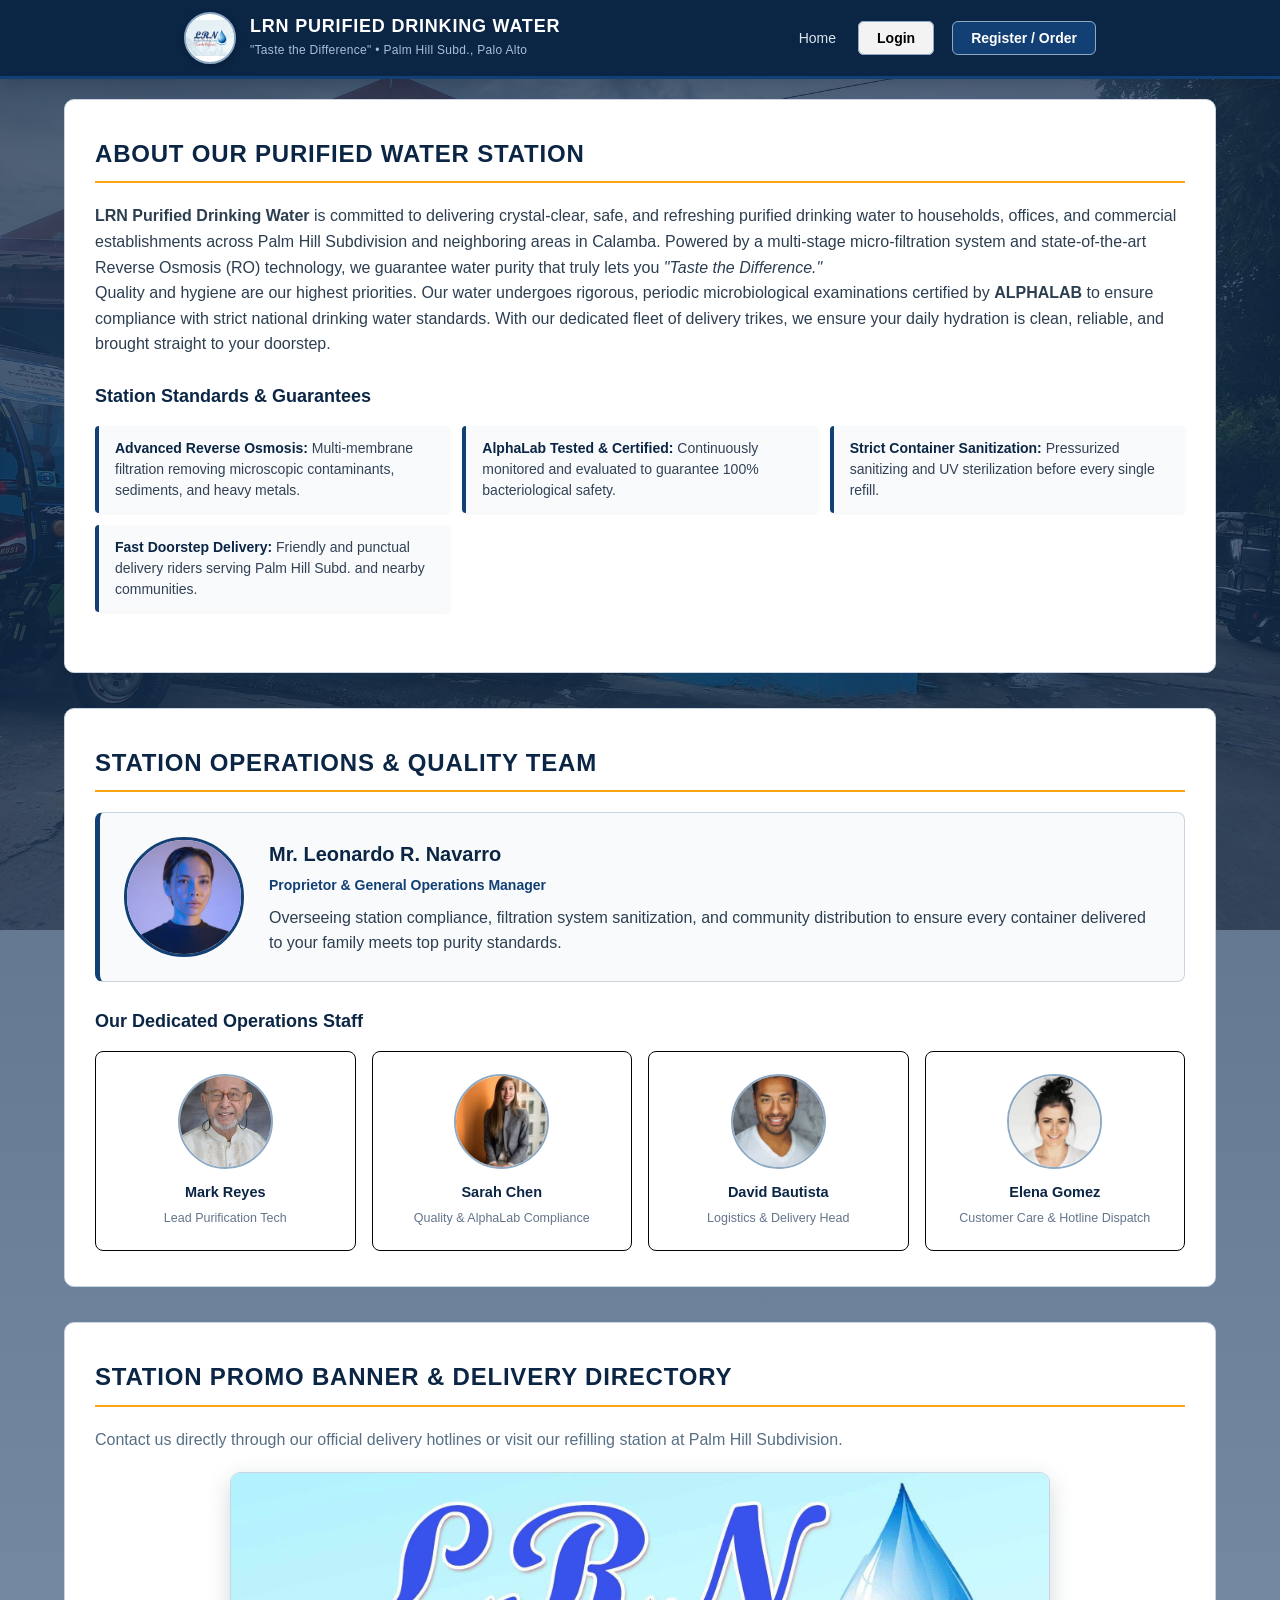
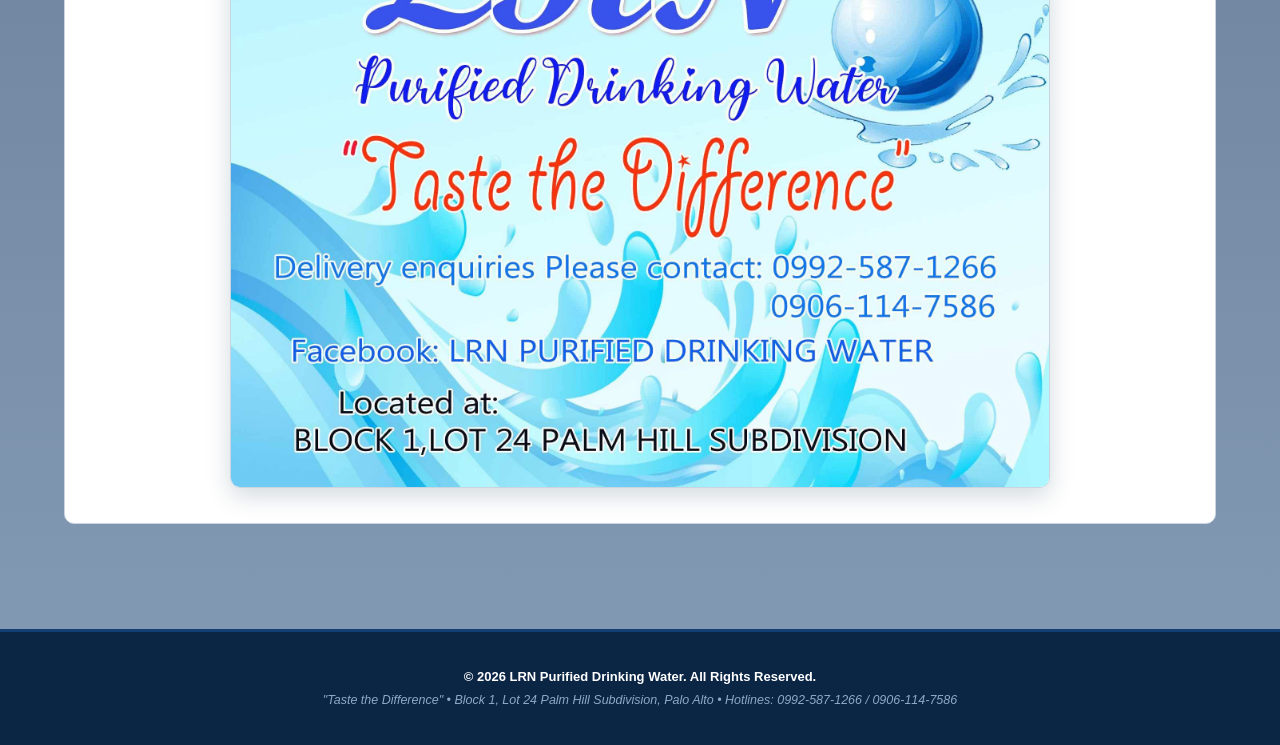
<file: 01_SOURCE_CODE/index.html>
<!DOCTYPE html>
<html lang="en">
<head>
    <meta charset="UTF-8">
    <meta name="viewport" content="width=device-width, initial-scale=1.0">
    <title>Home Page | LRN Purified Drinking Water</title>
    <link rel="stylesheet" href="assets/css/style.css" />
</head>

<body>

    <!-- Header Section -->
    <header>
    <div class="container header-inner">
        <!-- Brand Identity -->
        <a href="index.html" class="brand-section">
            <img src="images/lrn_logo.png" alt="LRN Purified Drinking Water Logo" class="brand-logo">
            <div class="brand-title">
                <h1>LRN PURIFIED DRINKING WATER</h1>
                <p>"Taste the Difference" &bull; Palm Hill Subd., Palo Alto</p>
            </div>
        </a>

        <!-- Navigation Links -->
        <nav>
            <ul>
                <li><a href="index.html" class="active">Home</a></li>
                <li><a href="login.html" class="nav-btn-login">Login</a></li>
                <li><a href="registration.html" class="nav-btn-register">Register / Order</a></li>
            </ul>
        </nav>
    </div>
    </header>

    <!-- Main Content Section -->
    <main class="container">
        
        <!-- About Department Section -> About LRN Water -->
        <section class="index-section-card">
            <h2 class="index-section-title">ABOUT OUR PURIFIED WATER STATION</h2>

            <div class="about-text">
                <p>
                    <strong>LRN Purified Drinking Water</strong> is committed to delivering crystal-clear, safe, and refreshing purified drinking water to households, offices, and commercial establishments across Palm Hill Subdivision and neighboring areas in Calamba. Powered by a multi-stage micro-filtration system and state-of-the-art Reverse Osmosis (RO) technology, we guarantee water purity that truly lets you <em>"Taste the Difference."</em>
                </p>
                <p>
                    Quality and hygiene are our highest priorities. Our water undergoes rigorous, periodic microbiological examinations certified by <strong>ALPHALAB</strong> to ensure compliance with strict national drinking water standards. With our dedicated fleet of delivery trikes, we ensure your daily hydration is clean, reliable, and brought straight to your doorstep.
                </p>
            </div>

            <!-- Features List -->
            <h3 class="subsection-title">Station Standards & Guarantees</h3>
            <ul class="features-list">
                <li>
                    <strong>Advanced Reverse Osmosis:</strong> Multi-membrane filtration removing microscopic contaminants, sediments, and heavy metals.
                </li>
                <li>
                    <strong>AlphaLab Tested & Certified:</strong> Continuously monitored and evaluated to guarantee 100% bacteriological safety.
                </li>
                <li>
                    <strong>Strict Container Sanitization:</strong> Pressurized sanitizing and UV sterilization before every single refill.
                </li>
                <li>
                    <strong>Fast Doorstep Delivery:</strong> Friendly and punctual delivery riders serving Palm Hill Subd. and nearby communities.
                </li>
            </ul>
        </section>

        <!-- Leadership & Operations Section -->
        <section class="index-section-card">
            <h2 class="index-section-title">STATION OPERATIONS & QUALITY TEAM</h2>
            
            <!-- Station Head Card -->
            <div class="dean-card">
                <img src="images/deen_index.jpg" alt="Photo of Station Manager" class="dean-img">
                <div class="dean-info"> 
                    <h3>Mr. Leonardo R. Navarro</h3>
                    <p class="position">Proprietor & General Operations Manager</p>
                    <p>Overseeing station compliance, filtration system sanitization, and community distribution to ensure every container delivered to your family meets top purity standards.</p>
                </div>
            </div>

            <!-- Team Grid (Responsive 4-column) -->
            <h3 class="subsection-title">Our Dedicated Operations Staff</h3>
            <div class="faculty-grid">
                <div class="faculty-card">
                    <img src="images/faculty_member_1_index.jpg" alt="Purification Specialist" class="faculty-img">
                    <h4>Mark Reyes</h4>
                    <p>Lead Purification Tech</p>
                </div>
                <div class="faculty-card">
                    <img src="images/faculty_member_2_index.jpg" alt="Quality Inspector" class="faculty-img">
                    <h4>Sarah Chen</h4>
                    <p>Quality & AlphaLab Compliance</p>
                </div>
                <div class="faculty-card">
                    <img src="images/faculty_member_3_index.jpg" alt="Logistics Lead" class="faculty-img">
                    <h4>David Bautista</h4>
                    <p>Logistics & Delivery Head</p>
                </div>
                <div class="faculty-card">
                    <img src="images/faculty_member_4_index.jpg" alt="Customer Care" class="faculty-img">
                    <h4>Elena Gomez</h4>
                    <p>Customer Care & Hotline Dispatch</p>
                </div>
            </div>
        </section>

        <!-- Official Station Banner & Contact Directory -->
        <section class="index-section-card">
            <h2 class="index-section-title">STATION PROMO BANNER & DELIVERY DIRECTORY</h2>
            <p style="margin-bottom: 20px; color: #576f84;">
                Contact us directly through our official delivery hotlines or visit our refilling station at Palm Hill Subdivision.
            </p>
            
            <div class="banner-container">
                <img 
                    src="images/lrn_tarpaulin.jpg" 
                    alt="LRN Purified Drinking Water Official Banner" 
                    class="tarpaulin-img"
                >
            </div>
        </section>

    </main>

    <!-- Footer -->
    <footer>
        <div class="container footer-compact">
            <p class="footer-copy">&copy; 2026 LRN Purified Drinking Water. All Rights Reserved.</p>
            <p class="footer-motto">"Taste the Difference" &bull; Block 1, Lot 24 Palm Hill Subdivision, Palo Alto &bull; Hotlines: 0992-587-1266 / 0906-114-7586</p>
        </div>
    </footer>

</body>
</html>
</file>
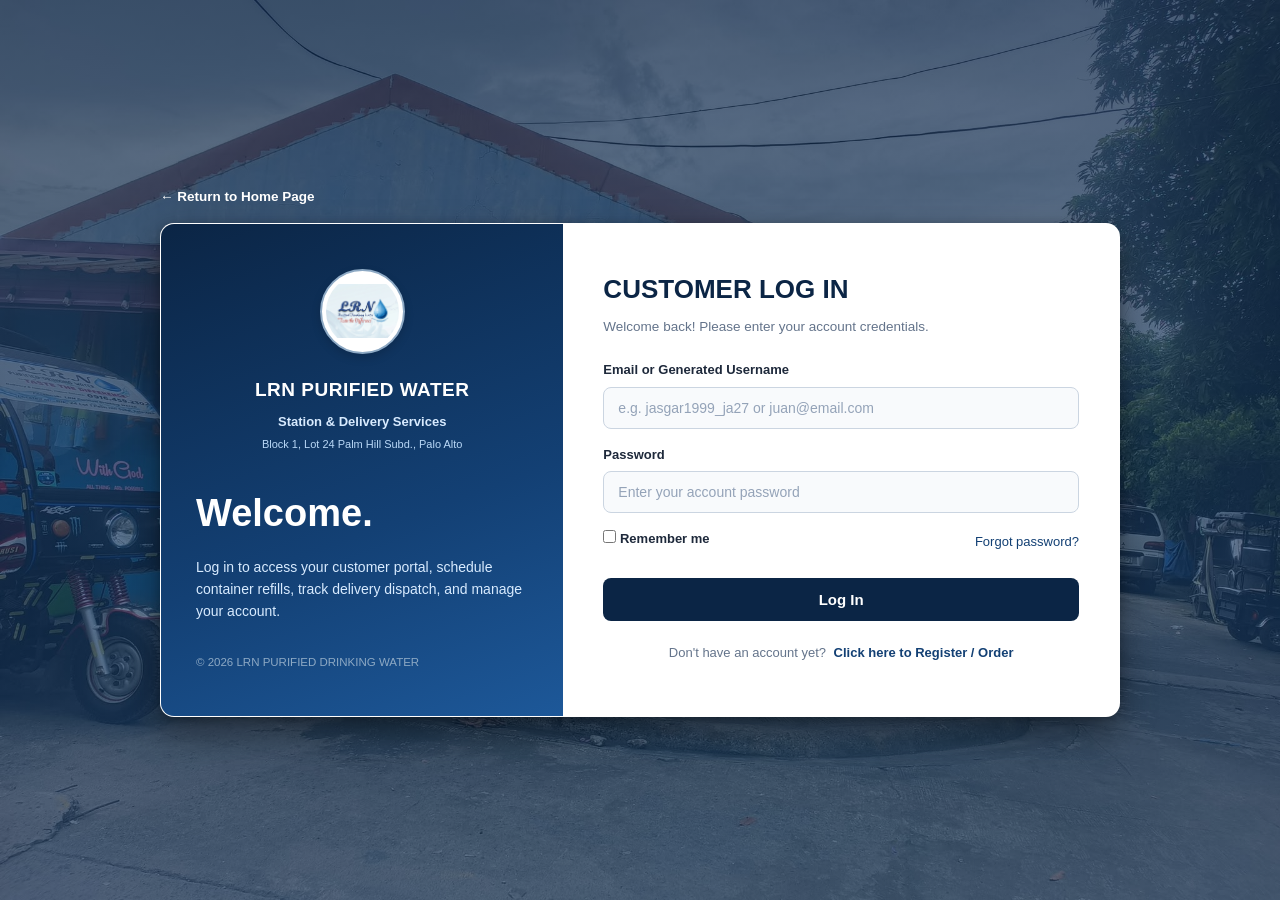
<file: login.html>
<!DOCTYPE html>
<html lang="en">
<head>
    <meta charset="UTF-8">
    <meta name="viewport" content="width=device-width, initial-scale=1.0">
    <title>Customer Login Page | LRN Purified Drinking Water</title>
    <link rel="stylesheet" href="css/style.css">
</head>

<body class="login-body">

  <div class="login-wrapper">
      <!-- Return to Landing Page Link-->
      <div class="top-nav-bar">
          <a href="index.html" class="back-home-link">&#8592; Return to Home Page</a>
      </div>

      <div class="login-card-container">
          <div class="welcome">
              <div class="school-brand">
                  <img src="images/lrn_logo.png" alt="LRN Purified Drinking Water Logo">
                  <div class="school-name">LRN PURIFIED WATER</div>
                  <div class="department">Station & Delivery Services</div>
                  <div class="college">Block 1, Lot 24 Palm Hill Subd., Palo Alto</div>
              </div>

              <div class="welcome-content">
                  <h1>Welcome.</h1>
                  <p>Log in to access your customer portal, schedule container refills, track delivery dispatch, and manage your account.</p>
              </div>

              <div class="welcome-footer">
                  <p>&copy; 2026 LRN PURIFIED DRINKING WATER</p>
              </div>

          </div>

          <!-- FORM SECTION -->
          <div class="form-section">
              <div class="forms">

                 <form id="customerLoginForm" class="login-form" onsubmit="window.location.href='pos.html'; return false;">
                    
                      <h2>CUSTOMER LOG IN</h2>
                      <p class="subtitle">Welcome back! Please enter your account credentials.</p>

                      <!-- 1. Email or Username -->
                      <label for="loginUser">Email or Generated Username</label>
                      <input
                          type="text"
                          id="loginUser"
                          placeholder="e.g. jasgar1999_ja27 or juan@email.com"
                          required
                      >

                      <!-- 2. Password -->
                      <label for="loginPass">Password</label>
                      <input
                          type="password"
                          id="loginPass"
                          placeholder="Enter your account password"
                          required
                      >

                      <!-- 3. Remember Me & Forgot Password -->
                      <div class="login-options">
                          <label class="remember">
                              <input type="checkbox">
                              Remember me
                          </label>
                          <a href="#">Forgot password?</a>
                      </div>

                      <!-- 4. Login Button -->
                      <button class="main-button" type="submit">
                          Log In
                      </button>

                      <!-- 5. Registration Link -->
                      <p class="switch-text">
                          Don't have an account yet?
                          <a href="registration.html" class="switch-link">Click here to Register / Order</a>
                      </p>

                  </form>

              </div>
          </div>

      </div>

  </div>

</body>
</html>
</file>
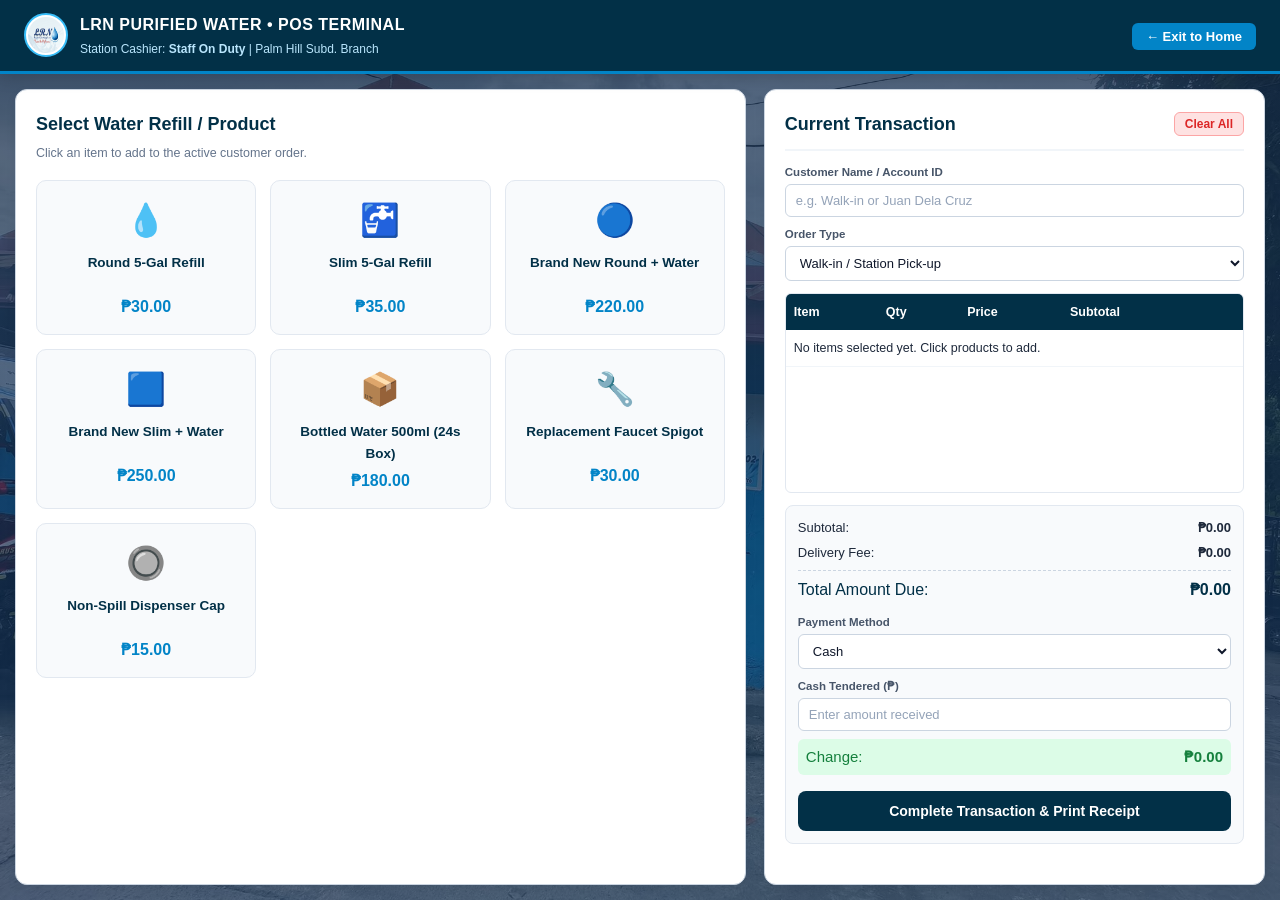
<file: pos.html>
<!DOCTYPE html>
<html lang="en">
<head>
    <meta charset="UTF-8">
    <meta name="viewport" content="width=device-width, initial-scale=1.0">
    <title>Cashier POS Terminal | LRN Purified Drinking Water</title>
    <link rel="stylesheet" href="css/style.css">
    <link rel="stylesheet" href="css/pos.css">
</head>

<body class="pos-body">

    <!-- Top POS Navigation Bar -->
    <header class="pos-header">
        <div class="pos-header-inner">
            <div class="pos-brand">
                <img src="images/lrn_logo.png" alt="LRN Logo" class="pos-logo">
                <div>
                    <h2>LRN PURIFIED WATER &bull; POS TERMINAL</h2>
                    <p>Station Cashier: <strong id="cashierName">Staff On Duty</strong> | Palm Hill Subd. Branch</p>
                </div>
            </div>
            <div class="pos-nav-actions">
                <a href="index.html" class="pos-exit-btn">&larr; Exit to Home</a>
            </div>
        </div>
    </header>

    <!-- Main POS Workspace -->
    <div class="pos-container">
        
        <!-- LEFT: Product Catalog & Item Selector -->
        <div class="pos-catalog">
            <div class="catalog-header">
                <h3>Select Water Refill / Product</h3>
                <span class="catalog-subtitle">Click an item to add to the active customer order.</span>
            </div>

            <!-- Product Grid -->
            <div class="product-grid" id="productGrid">
                <!-- Injected dynamically by pos.js -->
            </div>
        </div>

        <!-- RIGHT: Live Order Cart & Payment Section -->
        <div class="pos-cart-panel">
            <div class="cart-header">
                <h3>Current Transaction</h3>
                <button id="btnClearCart" class="btn-clear-cart">Clear All</button>
            </div>

            <!-- Customer & Transaction Details -->
            <div class="cart-customer-box">
                <div class="form-group-compact">
                    <label for="posCustomerName">Customer Name / Account ID</label>
                    <input type="text" id="posCustomerName" placeholder="e.g. Walk-in or Juan Dela Cruz" required>
                </div>
                <div class="form-group-compact">
                    <label for="posOrderType">Order Type</label>
                    <select id="posOrderType">
                        <option value="Walk-in / Pick-up">Walk-in / Station Pick-up</option>
                        <option value="Home Delivery">Doorstep Delivery (Palm Hill Subd.)</option>
                    </select>
                </div>
            </div>

            <!-- Scrollable Cart Items Table -->
            <div class="cart-items-wrapper">
                <table class="cart-table">
                    <thead>
                        <tr>
                            <th>Item</th>
                            <th>Qty</th>
                            <th>Price</th>
                            <th>Subtotal</th>
                            <th></th>
                        </tr>
                    </thead>
                    <tbody id="cartTableBody">
                        <tr class="empty-cart-row">
                            <td colspan="5">No items selected yet. Click products to add.</td>
                        </tr>
                    </tbody>
                </table>
            </div>

            <!-- Total Calculations & Payment -->
            <div class="cart-summary-box">
                <div class="summary-line">
                    <span>Subtotal:</span>
                    <strong id="dispSubtotal">₱0.00</strong>
                </div>
                <div class="summary-line">
                    <span>Delivery Fee:</span>
                    <strong id="dispDelivery">₱0.00</strong>
                </div>
                <div class="summary-line total-highlight">
                    <span>Total Amount Due:</span>
                    <strong id="dispTotal">₱0.00</strong>
                </div>

                <!-- Payment Handling -->
                <div class="payment-inputs">
                    <div class="form-group-compact">
                        <label for="posPaymentMethod">Payment Method</label>
                        <select id="posPaymentMethod">
                            <option value="Cash">Cash</option>
                            <option value="GCash">GCash Transfer</option>
                        </select>
                    </div>

                    <div class="form-group-compact">
                        <label for="posCashTendered">Cash Tendered (₱)</label>
                        <input type="number" id="posCashTendered" min="0" step="1" placeholder="Enter amount received">
                    </div>

                    <div class="summary-line change-highlight">
                        <span>Change:</span>
                        <strong id="dispChange">₱0.00</strong>
                    </div>
                </div>

                <!-- Action Button -->
                <button id="btnProcessPayment" class="btn-process-payment" disabled>
                    Complete Transaction &amp; Print Receipt
                </button>
            </div>

        </div>

    </div>

    <!-- Printable Receipt Modal -->
    <div id="receiptModal" class="receipt-modal-backdrop" style="display: none;">
        <div class="receipt-modal-content">
            <div class="receipt-paper" id="printableReceipt">
                <div class="receipt-header">
                    <h4>LRN PURIFIED DRINKING WATER</h4>
                    <p class="receipt-sub">"Taste the Difference"</p>
                    <p>Block 1, Lot 24 Palm Hill Subd., Palo Alto</p>
                    <p>Hotlines: 0992-587-1266 / 0906-114-7586</p>
                    <div class="receipt-divider">--------------------------------</div>
                </div>
                <div class="receipt-body">
                    <p><strong>Receipt #:</strong> <span id="recNo"></span></p>
                    <p><strong>Date/Time:</strong> <span id="recDate"></span></p>
                    <p><strong>Customer:</strong> <span id="recCustomer"></span></p>
                    <p><strong>Order Type:</strong> <span id="recOrderType"></span></p>
                    <div class="receipt-divider">--------------------------------</div>
                    
                    <div id="recItemsList"></div>

                    <div class="receipt-divider">--------------------------------</div>
                    <div class="receipt-row"><span>Subtotal:</span><strong id="recSubtotal"></strong></div>
                    <div class="receipt-row"><span>Delivery:</span><strong id="recDelivery"></strong></div>
                    <div class="receipt-row total-row"><span>TOTAL DUE:</span><strong id="recTotal"></strong></div>
                    <div class="receipt-row"><span>Payment (<span id="recPayMode"></span>):</span><strong id="recPaid"></strong></div>
                    <div class="receipt-row"><span>Change:</span><strong id="recChange"></strong></div>
                    <div class="receipt-divider">--------------------------------</div>
                </div>
                <div class="receipt-footer">
                    <p>Thank you for choosing LRN Water!</p>
                    <p>Micro-filtered &amp; AlphaLab Certified Safe</p>
                </div>
            </div>

            <div class="receipt-actions">
                <button onclick="window.print()" class="btn-receipt-print">Print Receipt</button>
                <button id="btnCloseReceipt" class="btn-receipt-close">New Transaction</button>
            </div>
        </div>
    </div>

    <!-- Scripts -->
    <script src="js/pos.js"></script>
</body>
</html>
</file>
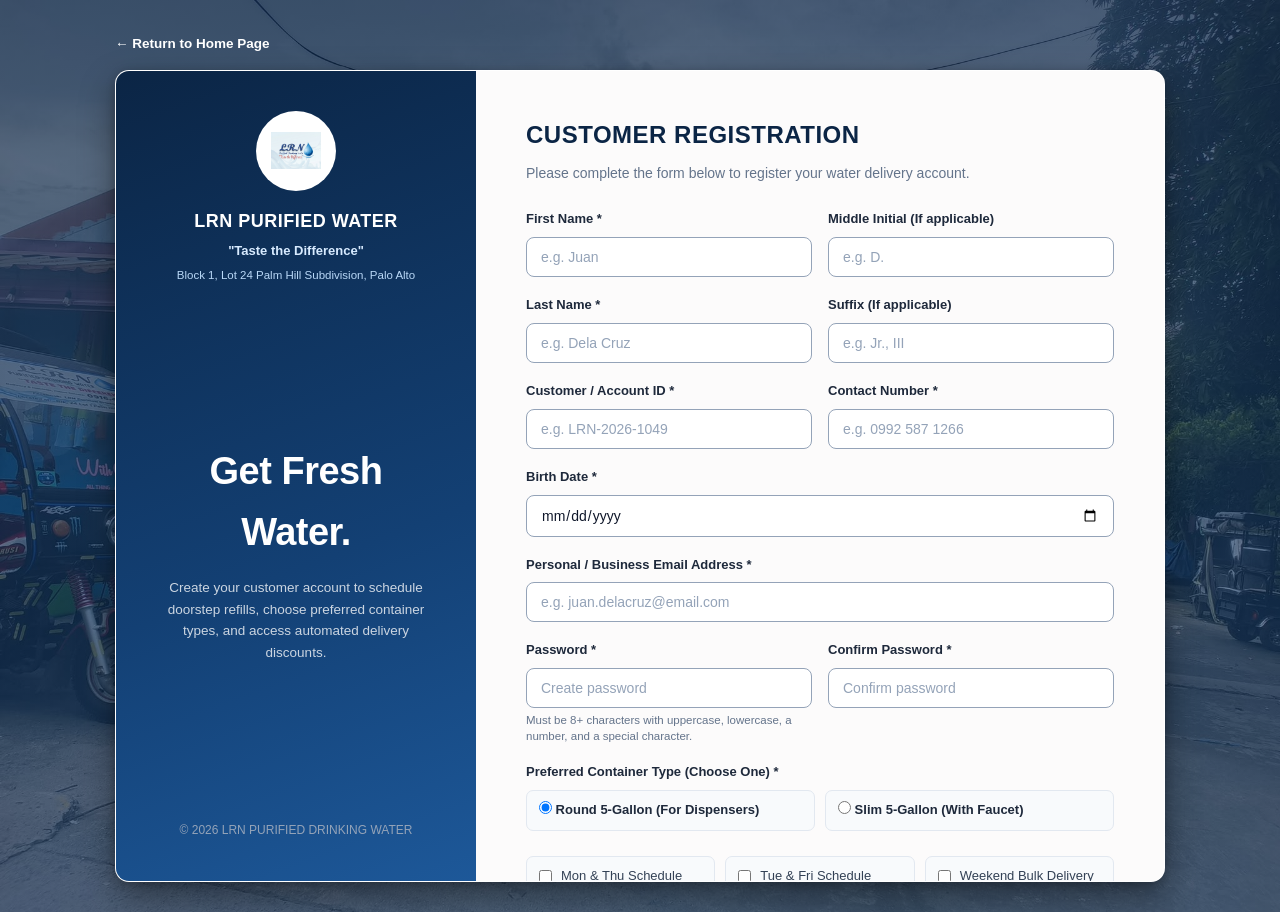
<file: register.html>
<!DOCTYPE html>
<html lang="en">
<head>
    <meta charset="UTF-8">
    <meta name="viewport" content="width=device-width, initial-scale=1.0">
    <title>Customer Registration Page | LRN Purified Drinking Water</title>
    <link rel="stylesheet" href="css/style.css">
</head>

<body class="register-body">

    <div class="register-wrapper">
        <!-- Top Return Navigation -->
        <div class="top-home-nav">
            <a href="index.html" class="back-home-link">&larr; Return to Home Page</a>
        </div>

        <!-- Split Auth Card Container -->
        <div class="auth-card register-layout">
            
            <!-- Left Sidebar -->
            <div class="left-sidebar">
                <div class="sidebar-brand">
                    <div class="brand-logo-circle">
                        <img src="images/lrn_logo.png" alt="LRN Purified Drinking Water Logo">
                    </div>
                    <h2>LRN PURIFIED WATER</h2>
                    <h3>"Taste the Difference"</h3>
                    <p class="college-subtext">Block 1, Lot 24 Palm Hill Subdivision, Palo Alto</p>
                </div>

                <div class="sidebar-banner">
                    <h1>Get Fresh Water.</h1>
                    <p>Create your customer account to schedule doorstep refills, choose preferred container types, and access automated delivery discounts.</p>
                </div>

                <div class="sidebar-footer">
                    <p>&copy; 2026 LRN PURIFIED DRINKING WATER</p>
                </div>
            </div>

            <!-- Right Sidebar (Registration Form) -->
            <div class="right-sidebar-form-panel">
                <div class="right-sidebar-form-header">
                    <h2 class="right-sidebar-title">CUSTOMER REGISTRATION</h2>
                    <p class="right-sidebar-subtitle">Please complete the form below to register your water delivery account.</p>
                </div>

                <form id="registrationForm" action="registration-process.php" method="POST">
                    
                    <!-- 1. Name Inputs: First Name & Middle Initial -->
                    <div class="form-row">
                        <div class="form-group">
                            <label for="firstName">First Name *</label>
                            <input type="text" id="firstName" name="firstName" placeholder="e.g. Juan" required>
                        </div>
                        <div class="form-group">
                            <label for="middleInitial">Middle Initial (If applicable)</label>
                            <input type="text" id="middleInitial" name="middleInitial" maxlength="4" placeholder="e.g. D.">
                        </div>
                    </div>

                    <!-- 2. Name Inputs: Last Name & Suffix -->
                    <div class="form-row">
                        <div class="form-group">
                            <label for="lastName">Last Name *</label>
                            <input type="text" id="lastName" name="lastName" placeholder="e.g. Dela Cruz" required>
                        </div>
                        <div class="form-group">
                            <label for="suffix">Suffix (If applicable)</label>
                            <input type="text" id="suffix" name="suffix" placeholder="e.g. Jr., III">
                        </div>
                    </div>

                    <!-- 3. Customer ID & Contact Number -->
                    <div class="form-row">
                        <div class="form-group">
                            <label for="customerId">Customer / Account ID *</label>
                            <input type="text" id="customerId" name="customerId" placeholder="e.g. LRN-2026-1049" required>
                        </div>
                        <div class="form-group">
                            <label for="contactNumber">Contact Number *</label>
                            <input type="tel" id="contactNumber" name="contactNumber" placeholder="e.g. 0992 587 1266" required>
                        </div>
                    </div>

                    <!-- 4. Date Input: Birth Date with Age Verification -->
                    <div class="form-group">
                        <label for="birthDate">Birth Date *</label>
                        <input type="date" id="birthDate" name="birthDate" required>
                        <!-- Age verification status indicator -->
                        <div id="ageFeedback" class="age-feedback"></div>
                    </div>

                    <!-- 5. Email Input -->
                    <div class="form-group">
                        <label for="email">Personal / Business Email Address *</label>
                        <input type="email" id="email" name="email" placeholder="e.g. juan.delacruz@email.com" required>
                    </div>

                    <!-- 6. Password Inputs with Strength System -->
                    <div class="form-row">
                        <div class="form-group">
                            <label for="password">Password *</label>
                            <input type="password" id="password" name="password" placeholder="Create password" required>
                            
                            <!-- Password Strength Meter Bar & Label -->
                            <div id="passwordStrengthContainer" class="password-strength-container" style="display: none;">
                                <div class="strength-bar-track">
                                    <div id="strengthBar" class="strength-bar"></div>
                                </div>
                                <span id="strengthText" class="strength-text"></span>
                            </div>
                            <p class="password-hint">Must be 8+ characters with uppercase, lowercase, a number, and a special character.</p>
                        </div>

                        <div class="form-group">
                            <label for="confirmPassword">Confirm Password *</label>
                            <input type="password" id="confirmPassword" name="confirmPassword" placeholder="Confirm password" required>
                        </div>
                    </div>

                    <!-- 7. Radio Buttons: Preferred Container Type -->
                    <div class="form-group">
                        <label>Preferred Container Type (Choose One) *</label>
                        <div class="option-list">
                            <label class="option-item">
                                <input type="radio" name="containerType" value="Round 5-Gallon (Water Dispenser)" checked>
                                Round 5-Gallon (For Dispensers)
                            </label>
                            <label class="option-item">
                                <input type="radio" name="containerType" value="Slim 5-Gallon (With Faucet)">
                                Slim 5-Gallon (With Faucet)
                            </label>
                        </div>
                    </div>

                    <!-- 8. Checkboxes: Delivery Schedule -->
                    <div class="option-grid">
                        <label class="option-item"><input type="checkbox" name="deliverySchedule[]" value="Monday & Thursday"> Mon & Thu Schedule</label>
                        <label class="option-item"><input type="checkbox" name="deliverySchedule[]" value="Tuesday & Friday"> Tue & Fri Schedule</label>
                        <label class="option-item"><input type="checkbox" name="deliverySchedule[]" value="Weekend Bulk"> Weekend Bulk Delivery</label>
                        <label class="option-item"><input type="checkbox" name="deliverySchedule[]" value="On-Call / As Needed"> On-Call / Station Pick-up</label>
                    </div>

                    <!-- 9. Dropdown: Customer Account Type -->
                    <div class="form-group">
                        <label for="customerType">Customer Classification *</label>
                        <select id="customerType" name="customerType" required>
                            <option value="" disabled selected>-- Select Customer Type --</option>
                            <option value="Residential (Single Household)">Residential (Single Household)</option>
                            <option value="Commercial (Office / Workplace)">Commercial (Office / Workplace)</option>
                            <option value="Retail Reseller (Sari-Sari Store)">Retail Reseller (Sari-Sari Store)</option>
                            <option value="Institutional (School / Clinic)">Institutional (School / Clinic)</option>
                        </select>
                    </div>
                    <!-- 10. Textarea: Delivery Address & Landmarks -->
                    <div class="form-group">
                        <label for="address">Complete Delivery Address & Landmark Notes *</label>
                        <textarea id="address" name="address" rows="3" placeholder="Enter Block, Lot, Street, Subdivision, and landmark notes for the rider..." required></textarea>
                    </div>

                    <!-- Terms Agreement -->
                    <div class="form-group terms-box">
                        <label class="checkbox-label">
                            <input type="checkbox" id="terms" name="terms" required>
                            <span>I agree to the LRN water delivery terms, container sanitization guidelines, and swap policy. *</span>
                        </label>
                    </div>

                    <!-- Action Buttons -->
                    <div class="button-row">
                        <button type="submit" class="btn btn-auth-submit">Register Account</button>
                        <button type="reset" id="btnReset" class="btn btn-auth-reset">Clear Form</button>
                    </div>

                    <!-- Bottom Switch to Login -->
                    <div class="right-sidebar-footer-link">
                        Already have an account? <a href="login.html"><strong>Click here to Log In</strong></a>
                    </div>
                </form>

                <!-- Summary Card -->
                <div id="summaryCard" class="summary-card" style="display: none;">
                    <h3>Registration Summary</h3>
                    <p class="summary-subtext">The following customer details were recorded by the dispatch portal:</p>
                    <div id="summaryContent"></div>
                </div>
            </div>

        </div>
    </div>

    <!-- JS Script -->
    <script src="js/register.js"></script>
</body>
</html>
</file>
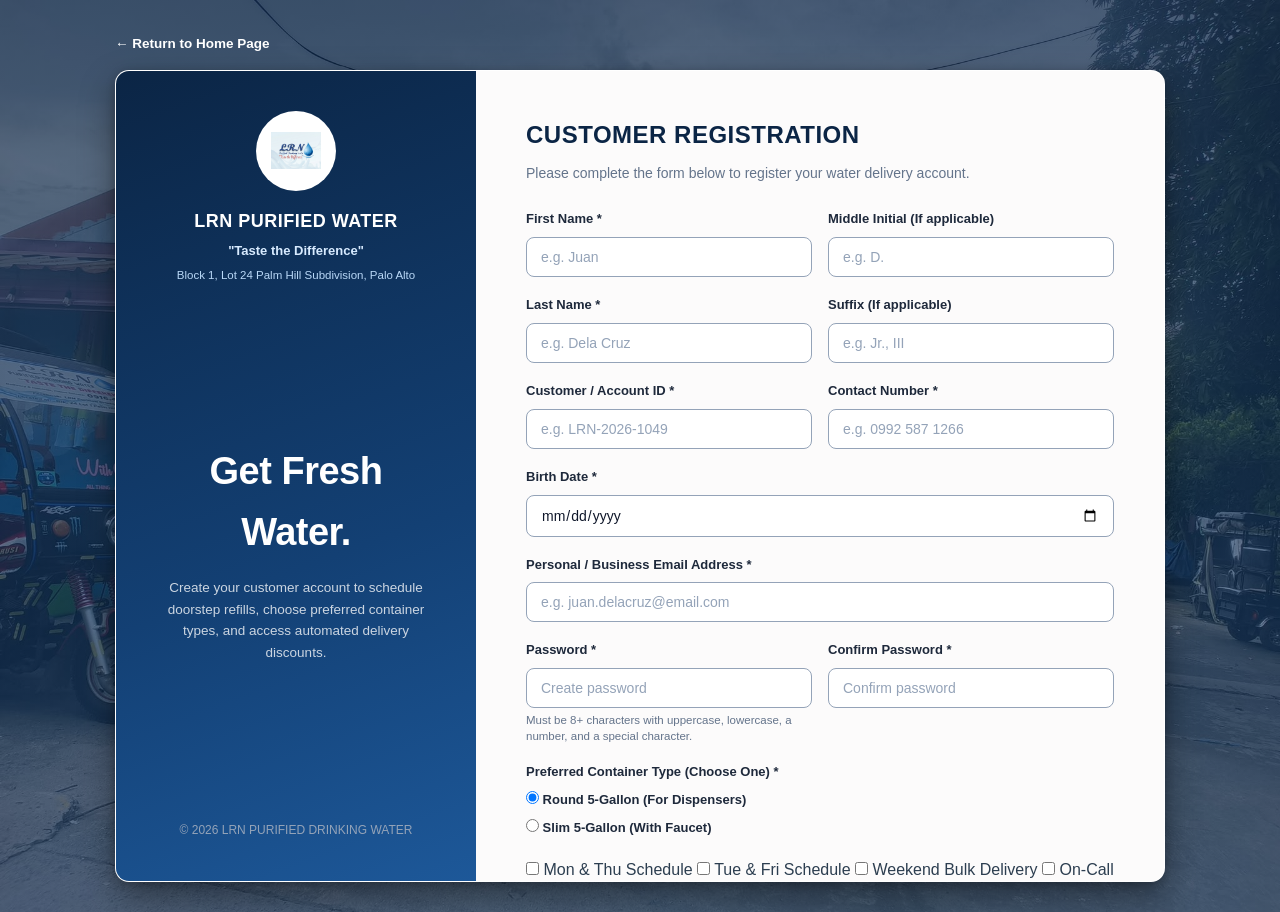
<file: 01_SOURCE_CODE/registration.html>
<!DOCTYPE html>
<html lang="en">
<head>
    <meta charset="UTF-8">
    <meta name="viewport" content="width=device-width, initial-scale=1.0">
    <title>Customer Registration Page | LRN Purified Drinking Water</title>
    <link rel="stylesheet" href="assets/css/style.css">
</head>

<body class="register-body">

    <div class="register-wrapper">
        <!-- Top Return Navigation -->
        <div class="top-home-nav">
            <a href="index.html" class="back-home-link">&larr; Return to Home Page</a>
        </div>

        <!-- Split Auth Card Container -->
        <div class="auth-card register-layout">
            
            <!-- Left Sidebar -->
            <div class="left-sidebar">
                <div class="sidebar-brand">
                    <div class="brand-logo-circle">
                        <img src="images/lrn_logo.png" alt="LRN Purified Drinking Water Logo">
                    </div>
                    <h2>LRN PURIFIED WATER</h2>
                    <h3>"Taste the Difference"</h3>
                    <p class="college-subtext">Block 1, Lot 24 Palm Hill Subdivision, Palo Alto</p>
                </div>

                <div class="sidebar-banner">
                    <h1>Get Fresh Water.</h1>
                    <p>Create your customer account to schedule doorstep refills, choose preferred container types, and access automated delivery discounts.</p>
                </div>

                <div class="sidebar-footer">
                    <p>&copy; 2026 LRN PURIFIED DRINKING WATER</p>
                </div>
            </div>

            <!-- Right Sidebar (Registration Form) -->
            <div class="right-sidebar-form-panel">
                <div class="right-sidebar-form-header">
                    <h2 class="right-sidebar-title">CUSTOMER REGISTRATION</h2>
                    <p class="right-sidebar-subtitle">Please complete the form below to register your water delivery account.</p>
                </div>

                <form id="registrationForm" action="auth/registration-process.php" method="POST">
                    
                    <!-- 1. Name Inputs: First Name & Middle Initial -->
                    <div class="form-row">
                        <div class="form-group">
                            <label for="firstName">First Name *</label>
                            <input type="text" id="firstName" name="firstName" placeholder="e.g. Juan" required>
                        </div>
                        <div class="form-group">
                            <label for="middleInitial">Middle Initial (If applicable)</label>
                            <input type="text" id="middleInitial" name="middleInitial" maxlength="4" placeholder="e.g. D.">
                        </div>
                    </div>

                    <!-- 2. Name Inputs: Last Name & Suffix -->
                    <div class="form-row">
                        <div class="form-group">
                            <label for="lastName">Last Name *</label>
                            <input type="text" id="lastName" name="lastName" placeholder="e.g. Dela Cruz" required>
                        </div>
                        <div class="form-group">
                            <label for="suffix">Suffix (If applicable)</label>
                            <input type="text" id="suffix" name="suffix" placeholder="e.g. Jr., III">
                        </div>
                    </div>

                    <!-- 3. Customer ID & Contact Number -->
                    <div class="form-row">
                        <div class="form-group">
                            <label for="customerId">Customer / Account ID *</label>
                            <input type="text" id="customerId" name="customerId" placeholder="e.g. LRN-2026-1049" required>
                        </div>
                        <div class="form-group">
                            <label for="contactNumber">Contact Number *</label>
                            <input type="tel" id="contactNumber" name="contactNumber" placeholder="e.g. 0992 587 1266" required>
                        </div>
                    </div>

                    <!-- 4. Date Input: Birth Date with Age Verification -->
                    <div class="form-group">
                        <label for="birthDate">Birth Date *</label>
                        <input type="date" id="birthDate" name="birthDate" required>
                        <!-- Age verification status indicator -->
                        <div id="ageFeedback" class="age-feedback"></div>
                    </div>

                    <!-- 5. Email Input -->
                    <div class="form-group">
                        <label for="email">Personal / Business Email Address *</label>
                        <input type="email" id="email" name="email" placeholder="e.g. juan.delacruz@email.com" required>
                    </div>

                    <!-- 6. Password Inputs with Strength System -->
                    <div class="form-row">
                        <div class="form-group">
                            <label for="password">Password *</label>
                            <input type="password" id="password" name="password" placeholder="Create password" required>
                            
                            <!-- Password Strength Meter Bar & Label -->
                            <div id="passwordStrengthContainer" class="password-strength-container" style="display: none;">
                                <div class="strength-bar-track">
                                    <div id="strengthBar" class="strength-bar"></div>
                                </div>
                                <span id="strengthText" class="strength-text"></span>
                            </div>
                            <p class="password-hint">Must be 8+ characters with uppercase, lowercase, a number, and a special character.</p>
                        </div>

                        <div class="form-group">
                            <label for="confirmPassword">Confirm Password *</label>
                            <input type="password" id="confirmPassword" name="confirmPassword" placeholder="Confirm password" required>
                        </div>
                    </div>

                    <!-- 7. Radio Buttons: Preferred Container Type -->
                    <div class="form-group">
                        <label>Preferred Container Type (Choose One) *</label>
                        <div class="option-list">
                            <label class="option-item">
                                <input type="radio" name="containerType" value="Round 5-Gallon (Water Dispenser)" checked>
                                Round 5-Gallon (For Dispensers)
                            </label>
                            <label class="option-item">
                                <input type="radio" name="containerType" value="Slim 5-Gallon (With Faucet)">
                                Slim 5-Gallon (With Faucet)
                            </label>
                        </div>
                    </div>

                    <!-- 8. Checkboxes: Delivery Schedule -->
                    <div class="option-grid">
                        <label class="option-item"><input type="checkbox" name="deliverySchedule[]" value="Monday & Thursday"> Mon & Thu Schedule</label>
                        <label class="option-item"><input type="checkbox" name="deliverySchedule[]" value="Tuesday & Friday"> Tue & Fri Schedule</label>
                        <label class="option-item"><input type="checkbox" name="deliverySchedule[]" value="Weekend Bulk"> Weekend Bulk Delivery</label>
                        <label class="option-item"><input type="checkbox" name="deliverySchedule[]" value="On-Call / As Needed"> On-Call / Station Pick-up</label>
                    </div>

                    <!-- 9. Dropdown: Customer Account Type -->
                    <div class="form-group">
                        <label for="customerType">Customer Classification *</label>
                        <select id="customerType" name="customerType" required>
                            <option value="" disabled selected>-- Select Customer Type --</option>
                            <option value="Residential (Single Household)">Residential (Single Household)</option>
                            <option value="Commercial (Office / Workplace)">Commercial (Office / Workplace)</option>
                            <option value="Retail Reseller (Sari-Sari Store)">Retail Reseller (Sari-Sari Store)</option>
                            <option value="Institutional (School / Clinic)">Institutional (School / Clinic)</option>
                        </select>
                    </div>
                    <!-- 10. Textarea: Delivery Address & Landmarks -->
                    <div class="form-group">
                        <label for="address">Complete Delivery Address & Landmark Notes *</label>
                        <textarea id="address" name="address" rows="3" placeholder="Enter Block, Lot, Street, Subdivision, and landmark notes for the rider..." required></textarea>
                    </div>

                    <!-- Terms Agreement -->
                    <div class="form-group terms-box">
                        <label class="checkbox-label">
                            <input type="checkbox" id="terms" name="terms" required>
                            <span>I agree to the LRN water delivery terms, container sanitization guidelines, and swap policy. *</span>
                        </label>
                    </div>

                    <!-- Action Buttons -->
                    <div class="button-row">
                        <button type="submit" class="btn btn-auth-submit">Register Account</button>
                        <button type="reset" id="btnReset" class="btn btn-auth-reset">Clear Form</button>
                    </div>

                    <!-- Bottom Switch to Login -->
                    <div class="right-sidebar-footer-link">
                        Already have an account? <a href="login.html"><strong>Click here to Log In</strong></a>
                    </div>
                </form>

                <!-- Summary Card -->
                <div id="summaryCard" class="summary-card" style="display: none;">
                    <h3>Registration Summary</h3>
                    <p class="summary-subtext">The following customer details were recorded by the dispatch portal:</p>
                    <div id="summaryContent"></div>
                </div>
            </div>

        </div>
    </div>

    <!-- JS Script -->
    <script src="assets/js/register.js"></script>
</body>
</html>
</file>
<file: 01_SOURCE_CODE/assets/css/style.css>
/* ==========================================================
            UNIVERSAL CSS - TOGOTO
   ========================================================== */

* {
    margin: 0;
    padding: 0;
    box-sizing: border-box;
}

body {
    font-family: 'Segoe UI', Tahoma, Geneva, Verdana, sans-serif;
    font-size: 16px;
    line-height: 1.6;
    color: #2c3e50;
    background-color: #edf2f7;

    background: linear-gradient(rgba(11, 37, 69, 0.72), rgba(19, 64, 116, 0.52)), 
                url('../../images/water_background.jpg') no-repeat center center fixed;
    background-size: cover;
    min-height: 100vh;
    
}

.container {
    width: 90%;
    max-width: 1200px;
    margin: 0 auto;
    padding: 20px 0;
}

/* HEADER */
header {
    background-color: #0b2545;
    border-bottom: 3px solid #134074;
    box-shadow: 0 4px 15px rgba(0, 0, 0, 0.15);
    position: relative;
    padding: 12px 0;
    z-index: 100;
}

.header-inner {
    max-width: 960px;
    margin: 0 auto;
    padding: 0 24px;
    display: flex;
    align-items: center;
    justify-content: space-between;
}

/* Brand Section */
.brand {
  display: flex;
  align-items: center;
  gap: 12px;
}

.brand-mark {
  font-family: 'IBM Plex Mono', monospace;
  background-color: var(--accent);
  color: var(--navy);
  font-size: 14px;
  font-weight: 600;
  letter-spacing: 0.08em;
  padding: 6px 10px;
  border: 1px solid var(--accent-dark);
}

.brand-name {
  color: #FFFFFF;
  font-size: 15px;
  letter-spacing: 0.02em;
}

.brand-section {
    display: flex;
    align-items: center;
    text-decoration: none; 
}

.brand-logo {
    width: 52px;
    height: 52px;
    border-radius: 50%;
    margin-right: 14px;
    border: 2px solid #8da9c4;
    background-color: #ffffff;
    box-shadow: 0 2px 6px rgba(0,0,0,0.2);
    object-fit: contain;
}

.brand-title h1 {
    font-size: 18px;
    font-weight: 700;
    letter-spacing: 0.8px;
    color: #ffffff;
    margin: 0;
    line-height: 1.2;
}

.brand-title p {
    font-size: 12px;
    font-weight: 400;
    color: #a8c0d8; 
    margin-top: 3px;
    letter-spacing: 0.3px;
}

/* Navigation Menu */
nav ul {
    list-style: none;
    display: flex;
    align-items: center;
    gap: 18px;
    margin: 0;
    padding: 0;
}

nav ul li a {
    text-decoration: none;
    color: #dce4ec;
    font-size: 14px;
    font-weight: 500;
    padding: 6px 4px;
    position: relative;
    transition: color 0.2s ease;
    white-space: nowrap;
}

/* "Register" Button */
.nav-btn-register {
    background-color: #134074;
    color: #ffffff;
    padding: 8px 18px;
    border-radius: 6px;
    border: 1px solid #8da9c4;
    font-weight: 600;
    transition: all 0.2s ease;
}

.nav-btn-register:hover {
    background-color: #5bc0be;
    color: #0b2545;
    border-color: #5bc0be;
    box-shadow: 0 2px 8px rgba(91, 192, 190, 0.3);
}

.nav-btn-login {
    background-color: #f3f3f3;
    color: #000000;
    padding: 8px 18px;
    border-radius: 6px;
    border: 1px solid #8da9c4;
    font-weight: 600;
    transition: all 0.2s ease;
}

.nav-btn-login:hover {
    background-color: #2e5f5f;
    color: #0b2545;
    border-color: #5bc0be;
    box-shadow: 0 2px 8px rgba(91, 192, 190, 0.3);
}

.auth-card,
.left-sidebar,
.registrationForm,
.form-group,
input, select, textarea {
    box-sizing: border-box;
}

/* Mobile & Tablet Responsiveness */
@media (max-width: 900px) {
    .header-inner {
        flex-direction: column;
        gap: 15px;
        text-align: center;
    }
    .brand-section {
        flex-direction: column;
    }
    .brand-logo {
        margin-right: 0;
        margin-bottom: 8px;
    }
    nav ul {
        flex-wrap: wrap;
        justify-content: center;
        gap: 12px;
    }
}

/* Footer */
footer {
    background-color: #0b2545;
    border-top: 3px solid #134074;
    padding: 15px 0;
    margin-top: 50px;
    text-align: center;
}

.footer-copy {
    color: #ffffff;
    font-size: 13px;
    font-weight: 600;
    margin: 0 0 3px 0;
}

.footer-motto {
    color: #8da9c4;
    font-size: 12.5px;
    font-style: italic;
    margin: 0;
}




















/* ==========================================================
            INDEX.HTML -- NAVARRO
   ========================================================== */

/* Hero Banner */
.hero-banner {
    background-color: #0b2545;
    background: linear-gradient(135deg, #0b2545 0%, #134074 100%);
    color: #ffffff;
    text-align: center;
    padding: 60px 20px;
    margin-bottom: 35px;
    border-bottom: 3px solid #8da9c4;
}

.hero-banner h2 {
    font-size: 32px;
    font-weight: 800;
    color: #ffffff; 
    letter-spacing: 2px;
    margin-bottom: 12px;
    text-shadow: 0 2px 4px rgba(0, 0, 0, 0.4);
}

.hero-banner p {
    font-size: 16px;
    color: #eef4f8;
    max-width: 800px;
    margin: 0 auto;
}

/* Subsection headings */
.subsection-title {
    font-size: 18px;
    color: #0b2545;
    margin: 25px 0 14px 0;
    font-weight: 700;
}

/* Department Features List (Modern Styled Cards) */
.features-list {
    list-style: none;
    padding: 0;
    margin: 15px 0 25px 0;
    display: grid;
    grid-template-columns: repeat(auto-fit, minmax(280px, 1fr));
    gap: 12px;
}

.features-list li {
    background-color: #f8fafc;
    border-left: 4px solid #134074;
    border-radius: 4px;
    padding: 12px 16px;
    font-size: 14px;
    line-height: 1.5;
    color: #334155;
    box-shadow: 0 1px 3px rgba(0, 0, 0, 0.05);
}

.features-list li strong {
    color: #0b2545;
}

/* Dean Card */
.dean-card {
    display: flex;
    align-items: center;
    background-color: #f8fafc;
    border: 1px solid #cbd5e1;
    border-left: 5px solid #134074;
    border-radius: 8px;
    padding: 24px;
    margin-bottom: 25px;
}

.dean-img {
    width: 120px;
    height: 120px;
    border-radius: 50%;
    object-fit: cover;
    margin-right: 25px;
    border: 3px solid #134074;
    flex-shrink: 0;
}

.dean-info h3 {
    color: #0b2545;
    font-size: 20px;
    margin-bottom: 4px;
}

.dean-info .position {
    color: #134074;
    font-weight: 600;
    font-size: 14px;
    margin-bottom: 8px;
}

/* Faculty Grid (Responsive for all screen sizes) */
.faculty-grid {
    display: grid;
    grid-template-columns: repeat(4, 1fr);
    gap: 16px;
    margin-top: 15px;
}

.faculty-card {
    background-color: #ffffff;
    border: 1px solid #030303;
    border-radius: 8px;
    text-align: center;
    padding: 22px 14px;
    display: flex;
    flex-direction: column;
    align-items: center;
    transition: transform 0.2s ease, box-shadow 0.2s ease;
}

.faculty-card:hover {
    transform: translateY(-3px);
    box-shadow: 0 6px 16px rgba(11, 37, 69, 0.1);
}

.faculty-img {
    width: 95px;
    height: 95px;
    border-radius: 50%;
    object-fit: cover;
    margin-bottom: 12px;
    border: 2.5px solid #8da9c4;
}

.faculty-card h4 {
    font-size: 14.5px;
    color: #0b2545;
    margin-bottom: 4px;
}

.faculty-card p {
    font-size: 12.5px;
    color: #64748b;
    margin: 0;
}

.index-section-card {
    background-color: #ffffff;
    border: 1px solid #cbd5e1;
    border-radius: 10px;
    padding: 35px 30px;
    margin-bottom: 35px;
}

.index-section-title {
    font-size: 24px;
    color: #0b2545;
    margin-bottom: 20px;
    border-bottom: 2px solid #fca311;
    padding-bottom: 8px;
    letter-spacing: 0.8px;
}

.banner-container {
    display: flex;
    justify-content: center;
    align-items: center;
    margin-top: 15px;
}

.tarpaulin-img {
    width: 100%;
    max-width: 820px;      
    height: auto;         
    border-radius: 10px;
    border: 1px solid #cbd5e1;
    box-shadow: 0 8px 24px rgba(2, 48, 71, 0.18);
    display: block;
}


/* INDEX Responsiveness */
@media (max-width: 992px) {
    .faculty-grid {
        grid-template-columns: repeat(2, 1fr); 
    }
}

@media (max-width: 600px) {
    .dean-card {
        flex-direction: column;
        text-align: center;
    }
    .dean-img {
        margin-right: 0;
        margin-bottom: 15px;
    }
    .faculty-grid {
        grid-template-columns: 1fr;           
    }
    .features-list {
        grid-template-columns: 1fr;
    }
}





/* ==========================================================
            LOGIN CSS -- AGUILAR
   ========================================================== */

.login-body {
    min-height: 100vh;
    display: flex;
    justify-content: center;
    align-items: center;
    padding: 30px 15px;
    background-size: cover;
    box-sizing: border-box;
}

.login-wrapper {
    width: 100%;
    max-width: 960px;
}

/* Top Back-To-Home Link */
.top-nav-bar {
    margin-bottom: 14px;
}

.top-nav-bar .back-home-link {
    color: #ffffff;
    text-decoration: none;
    font-size: 13.5px;
    font-weight: 600;
    display: inline-flex;
    align-items: center;
    gap: 6px;
}

.top-nav-bar .back-home-link:hover {
    color: #93c5fd;
    text-decoration: underline;
}

/* The Main Split Container (Desktop Flexbox) */
.login-card-container {
    display: flex;
    width: 100%;
    background: #ffffff;
    border-radius: 14px;
    overflow: hidden;
    box-shadow: 0 15px 35px rgba(0, 0, 0, 0.4), 0 2px 10px rgba(0, 0, 0, 0.2);
    border: 1px solid rgba(255, 255, 255, 0.15);
}

/* WELCOME SECTION (LEFT 40%) */
.welcome {
    width: 42%;
    padding: 45px 35px;
    color: white;
    display: flex;
    flex-direction: column;
    justify-content: space-between;
    background: linear-gradient(160deg, #0b2545 0%, #134074 60%, #1d5899 100%);
}

.school-brand {
    text-align: center;
}

.school-brand img {
    width: 85px;
    height: 85px;
    object-fit: contain;
    margin-bottom: 14px;
    background: #ffffff;
    border-radius: 50%;
    padding: 4px;
    border: 2px solid #8da9c4;
    box-shadow: 0 4px 10px rgba(0, 0, 0, 0.15);
}

.school-name {
    font-size: 19px;
    font-weight: 800;
    letter-spacing: 0.5px;
}

.department {
    margin-top: 6px;
    font-size: 13px;
    font-weight: 600;
    color: #d8ebff;
}

.college {
    margin-top: 5px;
    font-size: 11px;
    color: #b9d8f7;
    line-height: 1.4;
}

.welcome-content {
    margin: 30px 0;
}

.welcome-content h1 {
    font-size: 38px;
    color: #ffffff;
    margin-bottom: 12px;
}

.welcome-content p {
    color: #d8ebff;
    line-height: 1.6;
    font-size: 14px;
}

.welcome-footer p {
    font-size: 11.5px;
    color: #8da9c4;
    margin: 0;
}

/* FORM SECTION (RIGHT 58%) */
.form-section {
    width: 58%;
    padding: 45px 40px;
    background: #ffffff;
}

/* FORM HEADINGS */
.login-form h2 {
    color: #0b2545;
    font-size: 26px;
    margin-bottom: 6px;
}

.subtitle {
    color: #64748b;
    font-size: 13.5px;
    margin-bottom: 22px;
}

/* FORM LABELS & INPUTS */
.login-form label {
    display: block;
    color: #1e293b;
    font-size: 13px;
    font-weight: 600;
    margin-bottom: 6px;
}

.login-form input[type="text"],
.login-form input[type="email"],
.login-form input[type="password"] {
    width: 100%;
    padding: 12px 14px;
    margin-bottom: 16px;
    border: 1.5px solid #cbd5e1;
    border-radius: 8px;
    background: #f8fafc;
    color: #0f172a;
    font-size: 14px;
    outline: none;
    box-sizing: border-box;
    transition: all 0.2s;
}

.login-form input:focus {
    border-color: #134074;
    background: #ffffff;
    box-shadow: 0 0 0 3px rgba(19, 64, 116, 0.12);
}

/* LOGIN OPTIONS ROW */
.login-options {
    display: flex;
    align-items: center;
    justify-content: space-between;
    margin-bottom: 22px;
    font-size: 13px;
}

.login-options a {
    color: #134074;
    text-decoration: none;
    font-weight: 500;
}

.login-options a:hover {
    text-decoration: underline;
}

.remember {
    display: flex;
    align-items: center;
    gap: 6px;
    cursor: pointer;
    font-weight: normal;
    margin-bottom: 0;
    color: #475569;
}

.remember input {
    width: auto;
    margin: 0;
}

/* SUBMIT BUTTON */
.main-button {
    width: 100%;
    padding: 13px;
    border: none;
    border-radius: 8px;
    color: #ffffff;
    background: #0b2545;
    font-size: 15px;
    font-weight: 700;
    cursor: pointer;
}

.main-button:hover {
    background: #134074;    
}

/* SWITCH TO REGISTER LINK */
.switch-text {
    text-align: center;
    color: #64748b;
    font-size: 13px;
    margin-top: 22px;
}

.switch-link {
    color: #134074;
    font-weight: 700;
    text-decoration: none;
    margin-left: 4px;
}

.switch-link:hover {
    text-decoration: underline;
}

/* RESPONSIVENESS */
@media (max-width: 768px) {
    .login-body {
        padding: 20px 12px;
    }

    .login-card-container {
        flex-direction: column;
    }

    .welcome {
        width: 100%;
        padding: 30px 25px;
        text-align: center;
    }

    .welcome-content {
        display: none; 
    }

    .form-section {
        width: 100%;
        padding: 30px 22px;
    }
}













/* ==========================================================
            REGISTRATION CSS -- NAVARRO
   ========================================================== */

/* Register Body */
body.register-body {
    background-color: #335272;
    min-height: 100vh;
    margin: 0;
    padding: 30px 20px;
    font-family: -apple-system, BlinkMacSystemFont, "Segoe UI", Roboto, "Helvetica Neue", Arial, sans-serif;
    box-sizing: border-box;
    display: flex;
    justify-content: center;
    align-items: center;
}

.register-wrapper {
    width: 100%;
    max-width: 1050px;
}

/* Return Link */
.top-home-nav {
    margin-bottom: 14px;
}

.top-home-nav .back-home-link {
    color: #ffffff;
    text-decoration: none;
    font-size: 13.5px;
    font-weight: 600;
    display: inline-flex;
    align-items: center;
    gap: 6px;
}

.top-home-nav .back-home-link:hover {
    color: #93c5fd;
    text-decoration: underline;
}

.back-link {
    color: #ffffff;
    text-decoration: none;
    font-size: 13.5px;
    font-weight: 500;
    opacity: 0.9;
    transition: opacity 0.2s;
}

.auth-card {
    display: flex;
    width: 100%;
    background: #ffffff;
    border-radius: 14px;
    overflow: hidden;
    box-shadow: 0 15px 35px rgba(0, 0, 0, 0.4), 0 2px 10px rgba(0, 0, 0, 0.2);
    border: 1px solid rgba(255, 255, 255, 0.15);
}

/* Left Side */
.left-sidebar {
    background: linear-gradient(160deg, #0b2545 0%, #134074 60%, #1d5899 100%);
    color: #ffffff;
    width: 360px;
    padding: 40px 35px;
    display: flex;
    flex-direction: column;
    text-align: center;
    justify-content: space-between;
    flex-shrink: 0;
}

.brand-logo-circle {
    width: 80px;
    height: 80px;
    background-color: #ffffff;
    border-radius: 50%;
    display: flex;
    align-items: center;
    justify-content: center;
    margin: 0 auto 16px auto;
}

.brand-logo-circle img {
    width: 50px;
    height: 50px;
    object-fit: contain;
}

/* Typography styles */
.sidebar-brand h2 {
    font-size: 18px;
    font-weight: 800;
    letter-spacing: 0.5px;
    margin: 0 0 6px 0;
    color: #ffffff;
}

.sidebar-brand h3 {
    font-size: 13px;
    font-weight: 600;
    margin: 0 0 5px 0;
    color: #d8ebff;
}

.college-subtext {
    font-size: 11.5px;
    color: #b9d8f7;
    line-height: 1.4;
    margin: 0;
}

.sidebar-banner {
    margin: 40px 0;
}

.sidebar-banner h1 {
    font-size: 38px;
    font-weight: 700;
    margin: 0 0 14px 0;
    letter-spacing: -0.5px;
}

.sidebar-banner p {
    font-size: 13.5px;
    line-height: 1.6;
    color: #cbd5e1;
    margin: 0;
}

.sidebar-footer p {
    font-size: 12px;
    color: #94a3b8;
    margin: 0;
}

/* Right Sidebar (Registration Form) Area */
.right-sidebar-form-panel {
    flex: 1;
    padding: 45px 50px;
    background-color: #fcfbfb;
    overflow-y: auto;
    max-height: 90vh;
}

.right-sidebar-form-header {
    margin-bottom: 25px;
}

.right-sidebar-title{
    font-size: 24px;
    font-weight: 800;
    color: #0b2545;
    letter-spacing: 0.5px;
    margin: 0 0 8px 0;
}

.right-sidebar-subtitle {
    font-size: 14px;
    color: #64748b;
    margin: 0;
}

/* Form Groups & Inputs */
.form-group {
    margin-bottom: 18px;
}

.form-group label {
    display: block;
    font-size: 13px;
    font-weight: 600;
    color: #1e293b;
    margin-bottom: 7px;
}

.form-row {
    display: flex;
    gap: 16px;
}

.form-row .form-group {
    flex: 1;
}

input[type="text"],
input[type="email"],
input[type="password"],
input[type="date"],
input[type="tel"],  
select,
textarea {
    width: 100%;
    padding: 11px 14px;
    font-size: 14px;
    font-family: inherit;
    border: 1px solid #94a3b8; 
    border-radius: 8px;
    background-color: #ffffff;
    box-sizing: border-box;
    color: #0f172a;
    transition: border-color 0.2s, box-shadow 0.2s;
}

input::placeholder,
textarea::placeholder {
    color: #94a3b8;
}

input:focus,
select:focus,
textarea:focus {
    outline: none;
    border-color: #0d2848;
    box-shadow: 0 0 0 3px rgba(13, 40, 72, 0.1);
}

/* Message Container */
.age-feedback {
    display: none;
    font-size: 13px;
    font-weight: 600;
    margin-top: 6px;
    align-items: center;
    gap: 6px;
}

/* 18+ Eligible (Green Field & Text) */
input.valid-age {
    border-color: #16a34a;
    background-color: #f0fdf4;
    box-shadow: 0 0 0 3px rgba(22, 163, 74, 0.15);
}

.age-feedback.eligible {
    display: flex;
    color: #15803d;
}

/* Under 18 Ineligible (Red Field & Text) */
input.invalid-age {
    border-color: #dc2626;
    background-color: #fef2f2;
    box-shadow: 0 0 0 3px rgba(220, 38, 38, 0.15);
}

.age-feedback.ineligible {
    display: flex;
    color: #b91c1c;
}

/*  PASSWORD STRENGTH SYSTEM STYLES */
.password-strength-container {
    margin-top: 8px;
    display: flex;
    flex-direction: column;
    gap: 4px;
}

/* Background Gray Bar */
.strength-bar-track {
    width: 100%;
    height: 6px;
    background-color: #e2e8f0;
    border-radius: 4px;
    overflow: hidden;
}

/* Dynamic Fill Bar */
.strength-bar {
    height: 100%;
    width: 0%;
    border-radius: 4px;
    transition: width 0.3s ease, background-color 0.3s ease;
}

/* Strength Text Label */
.strength-text {
    font-size: 12px;
    font-weight: 700;
}

/* Requirements Subtext */
.password-hint {
    font-size: 11.5px;
    color: #64748b;
    margin-top: 5px;
    line-height: 1.35;
}

/* State: Weak (Red) */
.strength-weak .strength-bar {
    width: 33%;
    background-color: #dc2626;
}
.strength-weak .strength-text {
    color: #dc2626;
}

/* State: Moderate (Amber) */
.strength-moderate .strength-bar {
    width: 66%;
    background-color: #f59e0b;
}
.strength-moderate .strength-text {
    color: #d97706;
}

/* State: Strong (Green) */
.strength-strong .strength-bar {
    width: 100%;
    background-color: #16a34a;
}
.strength-strong .strength-text {
    color: #15803d;
}

.checkbox-label {
    display: flex;
    align-items: center;
    gap: 10px;
    font-size: 13px;
    color: #475569;
    cursor: pointer;
}

.checkbox-label input {
    cursor: pointer;
}

/* Buttons */
.button-row {
    display: flex;
    gap: 12px;
    margin-top: 25px;
}

.btn-auth-submit {
    flex: 2;
    background-color: #0d2848; /* Exact dark navy as login button */
    color: #ffffff;
    padding: 12px 18px;
    border: none;
    border-radius: 8px;
    font-size: 14px;
    font-weight: 600;
    cursor: pointer;
    transition: background-color 0.2s;
}

.btn-auth-submit:hover {
    background-color: #081a30;
}

.btn-auth-reset {
    flex: 1;
    background-color: #f1f5f9;
    color: #475569;
    padding: 12px 18px;
    border: 1px solid #cbd5e1;
    border-radius: 8px;
    font-size: 14px;
    font-weight: 600;
    cursor: pointer;
}

.btn-auth-reset:hover {
    background-color: #e2e8f0;
}

/* Bottom Helper / Redirect */
.right-sidebar-footer-link {
    margin-top: 24px;
    text-align: center;
    font-size: 13.5px;
    color: #475569;
}

.right-sidebar-footer-link a {
    color: #0b2545;
    text-decoration: none;
}

.right-sidebar-footer-link a:hover {
    text-decoration: underline;
}

/* Registration Summary Card */

.username-highlight-row {
    background-color: #f0fdf4;
}

.username-badge {
    font-family: 'Courier New', Courier, monospace;
    font-size: 15px;
    font-weight: 700;
    color: #0b2545;
    background-color: #e0f2fe;
    border: 1px solid #7dd3fc;
    padding: 3px 10px;
    border-radius: 6px;
    letter-spacing: 0.5px;
    display: inline-block;
}

.summary-card {
    margin-top: 25px;
    padding: 20px;
    background-color: #f0fdf4;
    border: 1.5px solid #86efac;
    border-radius: 10px;
    box-sizing: border-box;
    width: 100%;
    overflow: hidden; /* Prevents card from spilling out */
}

.summary-card h3 {
    color: #166534;
    font-size: 18px;
    font-weight: 700;
    margin: 0 0 4px 0;
}

.summary-subtext {
    color: #15803d;
    font-size: 13px;
    margin: 0 0 16px 0;
}

/* Base Table (Desktop / Tablet: Clean 2-column) */
.summary-table {
    width: 100%;
    border-collapse: collapse;
    background-color: #ffffff;
    border-radius: 8px;
    overflow: hidden;
    border: 1px solid #dcfce7;
    box-sizing: border-box;
}

.summary-table tr {
    border-bottom: 1px solid #e2e8f0;
}

.summary-table tr:last-child {
    border-bottom: none;
}

.summary-table th {
    width: 38%;
    padding: 10px 14px;
    text-align: left;
    font-size: 13px;
    font-weight: 700;
    color: #0b2545;
    background-color: #f8fafc;
    vertical-align: top;
}

.summary-table td {
    padding: 10px 14px;
    font-size: 13.5px;
    color: #334155;
    vertical-align: top;
    word-break: break-word;
}

/* Register Page Responsiveness */
/* --- MOBILE / PHONE  (375px to 480px) --- */
@media (max-width: 768px) {
    body.register-body {
        padding: 16px 12px;
        align-items: flex-start; 
        min-height: auto;
    }

    .register-wrapper {
        max-width: 100%;
    }

    .auth-card.register-layout {
        flex-direction: column;
        border-radius: 12px;
    }

    /* Compact the blue sidebar into a sleek top header */
    .left-sidebar {
        width: 100%;
        padding: 24px 16px;
        box-sizing: border-box;
        text-align: center;
        justify-content: center;
    }

    /* Smaller circular logo */
    .brand-logo-circle {
        width: 62px;
        height: 62px;
        margin: 0 auto 10px auto;
    }

    .brand-logo-circle img {
        width: 44px;
        height: 44px;
    }

    .sidebar-brand h2 {
        font-size: 16px;
        margin-bottom: 3px;
    }

    .sidebar-brand h3 {
        font-size: 12px;
        margin-bottom: 3px;
    }

    .college-subtext {
        font-size: 11px;
    }

    /* Hide marketing banner & footer on mobile to save space */
    .sidebar-banner,
    .sidebar-footer {
        display: none;
    }

    /* Form Container Spacing */
    .right-sidebar-form-panel {
        padding: 24px 18px;
        max-height: none;       
        overflow-y: visible;
    }

    .right-sidebar-title {
        font-size: 20px;
    }

    .right-sidebar-subtitle {
        font-size: 13px;
        margin-bottom: 18px;
    }

    .form-row {
        flex-direction: column;
        gap: 0;
    }

    /* Full-width action buttons */
    .button-row {
        flex-direction: column;
        gap: 10px;
    }

    .btn-auth-submit,
    .btn-auth-reset {
        width: 100%;
        padding: 13px;
        font-size: 14px;
    }
}
</file>
<file: css/style.css>
/* ==========================================================
            UNIVERSAL CSS - TOGOTO
   ========================================================== */

* {
    margin: 0;
    padding: 0;
    box-sizing: border-box;
}

body {
    font-family: 'Segoe UI', Tahoma, Geneva, Verdana, sans-serif;
    font-size: 16px;
    line-height: 1.6;
    color: #2c3e50;
    background-color: #edf2f7;

    background: linear-gradient(rgba(11, 37, 69, 0.72), rgba(19, 64, 116, 0.52)), 
                url('../images/water_background.jpg') no-repeat center center fixed;
    background-size: cover;
    min-height: 100vh;
    
}

.container {
    width: 90%;
    max-width: 1200px;
    margin: 0 auto;
    padding: 20px 0;
}

/* HEADER */
header {
    background-color: #0b2545;
    border-bottom: 3px solid #134074;
    box-shadow: 0 4px 15px rgba(0, 0, 0, 0.15);
    position: relative;
    padding: 12px 0;
    z-index: 100;
}

.header-inner {
    max-width: 960px;
    margin: 0 auto;
    padding: 0 24px;
    display: flex;
    align-items: center;
    justify-content: space-between;
}

/* Brand Section */
.brand {
  display: flex;
  align-items: center;
  gap: 12px;
}

.brand-mark {
  font-family: 'IBM Plex Mono', monospace;
  background-color: var(--accent);
  color: var(--navy);
  font-size: 14px;
  font-weight: 600;
  letter-spacing: 0.08em;
  padding: 6px 10px;
  border: 1px solid var(--accent-dark);
}

.brand-name {
  color: #FFFFFF;
  font-size: 15px;
  letter-spacing: 0.02em;
}

.brand-section {
    display: flex;
    align-items: center;
    text-decoration: none; 
}

.brand-logo {
    width: 52px;
    height: 52px;
    border-radius: 50%;
    margin-right: 14px;
    border: 2px solid #8da9c4;
    background-color: #ffffff;
    box-shadow: 0 2px 6px rgba(0,0,0,0.2);
    object-fit: contain;
}

.brand-title h1 {
    font-size: 18px;
    font-weight: 700;
    letter-spacing: 0.8px;
    color: #ffffff;
    margin: 0;
    line-height: 1.2;
}

.brand-title p {
    font-size: 12px;
    font-weight: 400;
    color: #a8c0d8; 
    margin-top: 3px;
    letter-spacing: 0.3px;
}

/* Navigation Menu */
nav ul {
    list-style: none;
    display: flex;
    align-items: center;
    gap: 18px;
    margin: 0;
    padding: 0;
}

nav ul li a {
    text-decoration: none;
    color: #dce4ec;
    font-size: 14px;
    font-weight: 500;
    padding: 6px 4px;
    position: relative;
    transition: color 0.2s ease;
    white-space: nowrap;
}

/* "Register" Button */
.nav-btn-register {
    background-color: #134074;
    color: #ffffff;
    padding: 8px 18px;
    border-radius: 6px;
    border: 1px solid #8da9c4;
    font-weight: 600;
    transition: all 0.2s ease;
}

.nav-btn-register:hover {
    background-color: #5bc0be;
    color: #0b2545;
    border-color: #5bc0be;
    box-shadow: 0 2px 8px rgba(91, 192, 190, 0.3);
}

.nav-btn-login {
    background-color: #f3f3f3;
    color: #000000;
    padding: 8px 18px;
    border-radius: 6px;
    border: 1px solid #8da9c4;
    font-weight: 600;
    transition: all 0.2s ease;
}

.nav-btn-login:hover {
    background-color: #2e5f5f;
    color: #0b2545;
    border-color: #5bc0be;
    box-shadow: 0 2px 8px rgba(91, 192, 190, 0.3);
}

.auth-card,
.left-sidebar,
.registrationForm,
.form-group,
input, select, textarea {
    box-sizing: border-box;
}

/* Mobile & Tablet Responsiveness */
@media (max-width: 900px) {
    .header-inner {
        flex-direction: column;
        gap: 15px;
        text-align: center;
    }
    .brand-section {
        flex-direction: column;
    }
    .brand-logo {
        margin-right: 0;
        margin-bottom: 8px;
    }
    nav ul {
        flex-wrap: wrap;
        justify-content: center;
        gap: 12px;
    }
}

/* Footer */
footer {
    background-color: #0b2545;
    border-top: 3px solid #134074;
    padding: 15px 0;
    margin-top: 50px;
    text-align: center;
}

.footer-copy {
    color: #ffffff;
    font-size: 13px;
    font-weight: 600;
    margin: 0 0 3px 0;
}

.footer-motto {
    color: #8da9c4;
    font-size: 12.5px;
    font-style: italic;
    margin: 0;
}




















/* ==========================================================
            INDEX.HTML -- NAVARRO
   ========================================================== */

/* Hero Banner */
.hero-banner {
    background-color: #0b2545;
    background: linear-gradient(135deg, #0b2545 0%, #134074 100%);
    color: #ffffff;
    text-align: center;
    padding: 60px 20px;
    margin-bottom: 35px;
    border-bottom: 3px solid #8da9c4;
}

.hero-banner h2 {
    font-size: 32px;
    font-weight: 800;
    color: #ffffff; 
    letter-spacing: 2px;
    margin-bottom: 12px;
    text-shadow: 0 2px 4px rgba(0, 0, 0, 0.4);
}

.hero-banner p {
    font-size: 16px;
    color: #eef4f8;
    max-width: 800px;
    margin: 0 auto;
}

/* Subsection headings */
.subsection-title {
    font-size: 18px;
    color: #0b2545;
    margin: 25px 0 14px 0;
    font-weight: 700;
}

/* Department Features List (Modern Styled Cards) */
.features-list {
    list-style: none;
    padding: 0;
    margin: 15px 0 25px 0;
    display: grid;
    grid-template-columns: repeat(auto-fit, minmax(280px, 1fr));
    gap: 12px;
}

.features-list li {
    background-color: #f8fafc;
    border-left: 4px solid #134074;
    border-radius: 4px;
    padding: 12px 16px;
    font-size: 14px;
    line-height: 1.5;
    color: #334155;
    box-shadow: 0 1px 3px rgba(0, 0, 0, 0.05);
}

.features-list li strong {
    color: #0b2545;
}

/* Dean Card */
.dean-card {
    display: flex;
    align-items: center;
    background-color: #f8fafc;
    border: 1px solid #cbd5e1;
    border-left: 5px solid #134074;
    border-radius: 8px;
    padding: 24px;
    margin-bottom: 25px;
}

.dean-img {
    width: 120px;
    height: 120px;
    border-radius: 50%;
    object-fit: cover;
    margin-right: 25px;
    border: 3px solid #134074;
    flex-shrink: 0;
}

.dean-info h3 {
    color: #0b2545;
    font-size: 20px;
    margin-bottom: 4px;
}

.dean-info .position {
    color: #134074;
    font-weight: 600;
    font-size: 14px;
    margin-bottom: 8px;
}

/* Faculty Grid (Responsive for all screen sizes) */
.faculty-grid {
    display: grid;
    grid-template-columns: repeat(4, 1fr);
    gap: 16px;
    margin-top: 15px;
}

.faculty-card {
    background-color: #ffffff;
    border: 1px solid #030303;
    border-radius: 8px;
    text-align: center;
    padding: 22px 14px;
    display: flex;
    flex-direction: column;
    align-items: center;
    transition: transform 0.2s ease, box-shadow 0.2s ease;
}

.faculty-card:hover {
    transform: translateY(-3px);
    box-shadow: 0 6px 16px rgba(11, 37, 69, 0.1);
}

.faculty-img {
    width: 95px;
    height: 95px;
    border-radius: 50%;
    object-fit: cover;
    margin-bottom: 12px;
    border: 2.5px solid #8da9c4;
}

.faculty-card h4 {
    font-size: 14.5px;
    color: #0b2545;
    margin-bottom: 4px;
}

.faculty-card p {
    font-size: 12.5px;
    color: #64748b;
    margin: 0;
}

.index-section-card {
    background-color: #ffffff;
    border: 1px solid #cbd5e1;
    border-radius: 10px;
    padding: 35px 30px;
    margin-bottom: 35px;
}

.index-section-title {
    font-size: 24px;
    color: #0b2545;
    margin-bottom: 20px;
    border-bottom: 2px solid #fca311;
    padding-bottom: 8px;
    letter-spacing: 0.8px;
}

.banner-container {
    display: flex;
    justify-content: center;
    align-items: center;
    margin-top: 15px;
}

.tarpaulin-img {
    width: 100%;
    max-width: 820px;      
    height: auto;         
    border-radius: 10px;
    border: 1px solid #cbd5e1;
    box-shadow: 0 8px 24px rgba(2, 48, 71, 0.18);
    display: block;
}


/* INDEX Responsiveness */
@media (max-width: 992px) {
    .faculty-grid {
        grid-template-columns: repeat(2, 1fr); /
    }
}

@media (max-width: 600px) {
    .dean-card {
        flex-direction: column;
        text-align: center;
    }
    .dean-img {
        margin-right: 0;
        margin-bottom: 15px;
    }
    .faculty-grid {
        grid-template-columns: 1fr;           
    }
    .features-list {
        grid-template-columns: 1fr;
    }
}





/* ==========================================================
            LOGIN CSS -- AGUILAR
   ========================================================== */

.login-body {
    min-height: 100vh;
    display: flex;
    justify-content: center;
    align-items: center;
    padding: 30px 15px;
    background-size: cover;
    box-sizing: border-box;
}

.login-wrapper {
    width: 100%;
    max-width: 960px;
}

/* Top Back-To-Home Link */
.top-nav-bar {
    margin-bottom: 14px;
}

.top-nav-bar .back-home-link {
    color: #ffffff;
    text-decoration: none;
    font-size: 13.5px;
    font-weight: 600;
    display: inline-flex;
    align-items: center;
    gap: 6px;
}

.top-nav-bar .back-home-link:hover {
    color: #93c5fd;
    text-decoration: underline;
}

/* The Main Split Container (Desktop Flexbox) */
.login-card-container {
    display: flex;
    width: 100%;
    background: #ffffff;
    border-radius: 14px;
    overflow: hidden;
    box-shadow: 0 15px 35px rgba(0, 0, 0, 0.4), 0 2px 10px rgba(0, 0, 0, 0.2);
    border: 1px solid rgba(255, 255, 255, 0.15);
}

/* WELCOME SECTION (LEFT 40%) */
.welcome {
    width: 42%;
    padding: 45px 35px;
    color: white;
    display: flex;
    flex-direction: column;
    justify-content: space-between;
    background: linear-gradient(160deg, #0b2545 0%, #134074 60%, #1d5899 100%);
}

.school-brand {
    text-align: center;
}

.school-brand img {
    width: 85px;
    height: 85px;
    object-fit: contain;
    margin-bottom: 14px;
    background: #ffffff;
    border-radius: 50%;
    padding: 4px;
    border: 2px solid #8da9c4;
    box-shadow: 0 4px 10px rgba(0, 0, 0, 0.15);
}

.school-name {
    font-size: 19px;
    font-weight: 800;
    letter-spacing: 0.5px;
}

.department {
    margin-top: 6px;
    font-size: 13px;
    font-weight: 600;
    color: #d8ebff;
}

.college {
    margin-top: 5px;
    font-size: 11px;
    color: #b9d8f7;
    line-height: 1.4;
}

.welcome-content {
    margin: 30px 0;
}

.welcome-content h1 {
    font-size: 38px;
    color: #ffffff;
    margin-bottom: 12px;
}

.welcome-content p {
    color: #d8ebff;
    line-height: 1.6;
    font-size: 14px;
}

.welcome-footer p {
    font-size: 11.5px;
    color: #8da9c4;
    margin: 0;
}

/* FORM SECTION (RIGHT 58%) */
.form-section {
    width: 58%;
    padding: 45px 40px;
    background: #ffffff;
}

/* FORM HEADINGS */
.login-form h2 {
    color: #0b2545;
    font-size: 26px;
    margin-bottom: 6px;
}

.subtitle {
    color: #64748b;
    font-size: 13.5px;
    margin-bottom: 22px;
}

/* FORM LABELS & INPUTS */
.login-form label {
    display: block;
    color: #1e293b;
    font-size: 13px;
    font-weight: 600;
    margin-bottom: 6px;
}

.login-form input[type="text"],
.login-form input[type="email"],
.login-form input[type="password"] {
    width: 100%;
    padding: 12px 14px;
    margin-bottom: 16px;
    border: 1.5px solid #cbd5e1;
    border-radius: 8px;
    background: #f8fafc;
    color: #0f172a;
    font-size: 14px;
    outline: none;
    box-sizing: border-box;
    transition: all 0.2s;
}

.login-form input:focus {
    border-color: #134074;
    background: #ffffff;
    box-shadow: 0 0 0 3px rgba(19, 64, 116, 0.12);
}

/* LOGIN OPTIONS ROW */
.login-options {
    display: flex;
    align-items: center;
    justify-content: space-between;
    margin-bottom: 22px;
    font-size: 13px;
}

.login-options a {
    color: #134074;
    text-decoration: none;
    font-weight: 500;
}

.login-options a:hover {
    text-decoration: underline;
}

.remember {
    display: flex;
    align-items: center;
    gap: 6px;
    cursor: pointer;
    font-weight: normal;
    margin-bottom: 0;
    color: #475569;
}

.remember input {
    width: auto;
    margin: 0;
}

/* SUBMIT BUTTON */
.main-button {
    width: 100%;
    padding: 13px;
    border: none;
    border-radius: 8px;
    color: #ffffff;
    background: #0b2545;
    font-size: 15px;
    font-weight: 700;
    cursor: pointer;
}

.main-button:hover {
    background: #134074;    
}

/* SWITCH TO REGISTER LINK */
.switch-text {
    text-align: center;
    color: #64748b;
    font-size: 13px;
    margin-top: 22px;
}

.switch-link {
    color: #134074;
    font-weight: 700;
    text-decoration: none;
    margin-left: 4px;
}

.switch-link:hover {
    text-decoration: underline;
}

/* RESPONSIVENESS */
@media (max-width: 768px) {
    .login-body {
        padding: 20px 12px;
    }

    .login-card-container {
        flex-direction: column;
    }

    .welcome {
        width: 100%;
        padding: 30px 25px;
        text-align: center;
    }

    .welcome-content {
        display: none; 
    }

    .form-section {
        width: 100%;
        padding: 30px 22px;
    }
}













/* ==========================================================
            REGISTRATION CSS -- NAVARRO
   ========================================================== */

/* Register Body */
body.register-body {
    background-color: #335272;
    min-height: 100vh;
    margin: 0;
    padding: 30px 20px;
    font-family: -apple-system, BlinkMacSystemFont, "Segoe UI", Roboto, "Helvetica Neue", Arial, sans-serif;
    box-sizing: border-box;
    display: flex;
    justify-content: center;
    align-items: center;
}

.register-wrapper {
    width: 100%;
    max-width: 1050px;
}

/* Return Link */
.top-home-nav {
    margin-bottom: 14px;
}

.top-home-nav .back-home-link {
    color: #ffffff;
    text-decoration: none;
    font-size: 13.5px;
    font-weight: 600;
    display: inline-flex;
    align-items: center;
    gap: 6px;
}

.top-home-nav .back-home-link:hover {
    color: #93c5fd;
    text-decoration: underline;
}

.back-link {
    color: #ffffff;
    text-decoration: none;
    font-size: 13.5px;
    font-weight: 500;
    opacity: 0.9;
    transition: opacity 0.2s;
}

.auth-card {
    display: flex;
    width: 100%;
    background: #ffffff;
    border-radius: 14px;
    overflow: hidden;
    box-shadow: 0 15px 35px rgba(0, 0, 0, 0.4), 0 2px 10px rgba(0, 0, 0, 0.2);
    border: 1px solid rgba(255, 255, 255, 0.15);
}

/* Left Side */
.left-sidebar {
    background: linear-gradient(160deg, #0b2545 0%, #134074 60%, #1d5899 100%);
    color: #ffffff;
    width: 360px;
    padding: 40px 35px;
    display: flex;
    flex-direction: column;
    text-align: center;
    justify-content: space-between;
    flex-shrink: 0;
}

.brand-logo-circle {
    width: 80px;
    height: 80px;
    background-color: #ffffff;
    border-radius: 50%;
    display: flex;
    align-items: center;
    justify-content: center;
    margin: 0 auto 16px auto;
}

.brand-logo-circle img {
    width: 50px;
    height: 50px;
    object-fit: contain;
}

/* Typography styles */
.sidebar-brand h2 {
    font-size: 18px;
    font-weight: 800;
    letter-spacing: 0.5px;
    margin: 0 0 6px 0;
    color: #ffffff;
}

.sidebar-brand h3 {
    font-size: 13px;
    font-weight: 600;
    margin: 0 0 5px 0;
    color: #d8ebff;
}

.college-subtext {
    font-size: 11.5px;
    color: #b9d8f7;
    line-height: 1.4;
    margin: 0;
}

.sidebar-banner {
    margin: 40px 0;
}

.sidebar-banner h1 {
    font-size: 38px;
    font-weight: 700;
    margin: 0 0 14px 0;
    letter-spacing: -0.5px;
}

.sidebar-banner p {
    font-size: 13.5px;
    line-height: 1.6;
    color: #cbd5e1;
    margin: 0;
}

.sidebar-footer p {
    font-size: 12px;
    color: #94a3b8;
    margin: 0;
}

/* Right Sidebar (Registration Form) Area */
.right-sidebar-form-panel {
    flex: 1;
    padding: 45px 50px;
    background-color: #fcfbfb;
    overflow-y: auto;
    max-height: 90vh;
}

.right-sidebar-form-header {
    margin-bottom: 25px;
}

.right-sidebar-title{
    font-size: 24px;
    font-weight: 800;
    color: #0b2545;
    letter-spacing: 0.5px;
    margin: 0 0 8px 0;
}

.right-sidebar-subtitle {
    font-size: 14px;
    color: #64748b;
    margin: 0;
}

/* Form Groups & Inputs */
.form-group {
    margin-bottom: 18px;
}

.form-group label {
    display: block;
    font-size: 13px;
    font-weight: 600;
    color: #1e293b;
    margin-bottom: 7px;
}

.form-row {
    display: flex;
    gap: 16px;
}

.form-row .form-group {
    flex: 1;
}

input[type="text"],
input[type="email"],
input[type="password"],
input[type="date"],
input[type="tel"],  
select,
textarea {
    width: 100%;
    padding: 11px 14px;
    font-size: 14px;
    font-family: inherit;
    border: 1px solid #94a3b8; 
    border-radius: 8px;
    background-color: #ffffff;
    box-sizing: border-box;
    color: #0f172a;
    transition: border-color 0.2s, box-shadow 0.2s;
}

input::placeholder,
textarea::placeholder {
    color: #94a3b8;
}

input:focus,
select:focus,
textarea:focus {
    outline: none;
    border-color: #0d2848;
    box-shadow: 0 0 0 3px rgba(13, 40, 72, 0.1);
}

/* Message Container */
.age-feedback {
    display: none;
    font-size: 13px;
    font-weight: 600;
    margin-top: 6px;
    align-items: center;
    gap: 6px;
}

/* 18+ Eligible (Green Field & Text) */
input.valid-age {
    border-color: #16a34a;
    background-color: #f0fdf4;
    box-shadow: 0 0 0 3px rgba(22, 163, 74, 0.15);
}

.age-feedback.eligible {
    display: flex;
    color: #15803d;
}

/* Under 18 Ineligible (Red Field & Text) */
input.invalid-age {
    border-color: #dc2626;
    background-color: #fef2f2;
    box-shadow: 0 0 0 3px rgba(220, 38, 38, 0.15);
}

.age-feedback.ineligible {
    display: flex;
    color: #b91c1c;
}

/*  PASSWORD STRENGTH SYSTEM STYLES */
.password-strength-container {
    margin-top: 8px;
    display: flex;
    flex-direction: column;
    gap: 4px;
}

/* Background Gray Bar */
.strength-bar-track {
    width: 100%;
    height: 6px;
    background-color: #e2e8f0;
    border-radius: 4px;
    overflow: hidden;
}

/* Dynamic Fill Bar */
.strength-bar {
    height: 100%;
    width: 0%;
    border-radius: 4px;
    transition: width 0.3s ease, background-color 0.3s ease;
}

/* Strength Text Label */
.strength-text {
    font-size: 12px;
    font-weight: 700;
}

/* Requirements Subtext */
.password-hint {
    font-size: 11.5px;
    color: #64748b;
    margin-top: 5px;
    line-height: 1.35;
}

/* State: Weak (Red) */
.strength-weak .strength-bar {
    width: 33%;
    background-color: #dc2626;
}
.strength-weak .strength-text {
    color: #dc2626;
}

/* State: Moderate (Amber) */
.strength-moderate .strength-bar {
    width: 66%;
    background-color: #f59e0b;
}
.strength-moderate .strength-text {
    color: #d97706;
}

/* State: Strong (Green) */
.strength-strong .strength-bar {
    width: 100%;
    background-color: #16a34a;
}
.strength-strong .strength-text {
    color: #15803d;
}


/* Radios and Checkbox Options */
.option-list,
.option-grid {
    display: grid;
    grid-template-columns: repeat(auto-fit, minmax(180px, 1fr));
    gap: 10px;
}

.option-item {
    display: flex;
    align-items: center;
    gap: 9px;
    padding: 9px 12px;
    background-color: #f8fafc;
    border: 1px solid #e2e8f0;
    border-radius: 7px;
    font-size: 13px;
    color: #334155;
    cursor: pointer;
}

.option-item input {
    cursor: pointer;
}

.checkbox-label {
    display: flex;
    align-items: center;
    gap: 10px;
    font-size: 13px;
    color: #475569;
    cursor: pointer;
}

.checkbox-label input {
    cursor: pointer;
}

/* Buttons */
.button-row {
    display: flex;
    gap: 12px;
    margin-top: 25px;
}

.btn-auth-submit {
    flex: 2;
    background-color: #0d2848; /* Exact dark navy as login button */
    color: #ffffff;
    padding: 12px 18px;
    border: none;
    border-radius: 8px;
    font-size: 14px;
    font-weight: 600;
    cursor: pointer;
    transition: background-color 0.2s;
}

.btn-auth-submit:hover {
    background-color: #081a30;
}

.btn-auth-reset {
    flex: 1;
    background-color: #f1f5f9;
    color: #475569;
    padding: 12px 18px;
    border: 1px solid #cbd5e1;
    border-radius: 8px;
    font-size: 14px;
    font-weight: 600;
    cursor: pointer;
}

.btn-auth-reset:hover {
    background-color: #e2e8f0;
}

/* Bottom Helper / Redirect */
.right-sidebar-footer-link {
    margin-top: 24px;
    text-align: center;
    font-size: 13.5px;
    color: #475569;
}

.right-sidebar-footer-link a {
    color: #0b2545;
    text-decoration: none;
}

.right-sidebar-footer-link a:hover {
    text-decoration: underline;
}

/* Registration Summary Card */

.username-highlight-row {
    background-color: #f0fdf4;
}

.username-badge {
    font-family: 'Courier New', Courier, monospace;
    font-size: 15px;
    font-weight: 700;
    color: #0b2545;
    background-color: #e0f2fe;
    border: 1px solid #7dd3fc;
    padding: 3px 10px;
    border-radius: 6px;
    letter-spacing: 0.5px;
    display: inline-block;
}

.summary-card {
    margin-top: 25px;
    padding: 20px;
    background-color: #f0fdf4;
    border: 1.5px solid #86efac;
    border-radius: 10px;
    box-sizing: border-box;
    width: 100%;
    overflow: hidden; /* Prevents card from spilling out */
}

.summary-card h3 {
    color: #166534;
    font-size: 18px;
    font-weight: 700;
    margin: 0 0 4px 0;
}

.summary-subtext {
    color: #15803d;
    font-size: 13px;
    margin: 0 0 16px 0;
}

/* Base Table (Desktop / Tablet: Clean 2-column) */
.summary-table {
    width: 100%;
    border-collapse: collapse;
    background-color: #ffffff;
    border-radius: 8px;
    overflow: hidden;
    border: 1px solid #dcfce7;
    box-sizing: border-box;
}

.summary-table tr {
    border-bottom: 1px solid #e2e8f0;
}

.summary-table tr:last-child {
    border-bottom: none;
}

.summary-table th {
    width: 38%;
    padding: 10px 14px;
    text-align: left;
    font-size: 13px;
    font-weight: 700;
    color: #0b2545;
    background-color: #f8fafc;
    vertical-align: top;
}

.summary-table td {
    padding: 10px 14px;
    font-size: 13.5px;
    color: #334155;
    vertical-align: top;
    word-break: break-word;
}

/* Register Page Responsiveness */
/* --- MOBILE / PHONE  (375px to 480px) --- */
@media (max-width: 768px) {
    body.register-body {
        padding: 16px 12px;
        align-items: flex-start; 
        min-height: auto;
    }

    .register-wrapper {
        max-width: 100%;
    }

    .auth-card.register-layout {
        flex-direction: column;
        border-radius: 12px;
    }

    /* Compact the blue sidebar into a sleek top header */
    .left-sidebar {
        width: 100%;
        padding: 24px 16px;
        box-sizing: border-box;
        text-align: center;
        justify-content: center;
    }

    /* Smaller circular logo */
    .brand-logo-circle {
        width: 62px;
        height: 62px;
        margin: 0 auto 10px auto;
    }

    .brand-logo-circle img {
        width: 44px;
        height: 44px;
    }

    .sidebar-brand h2 {
        font-size: 16px;
        margin-bottom: 3px;
    }

    .sidebar-brand h3 {
        font-size: 12px;
        margin-bottom: 3px;
    }

    .college-subtext {
        font-size: 11px;
    }

    /* Hide marketing banner & footer on mobile to save space */
    .sidebar-banner,
    .sidebar-footer {
        display: none;
    }

    /* Form Container Spacing */
    .right-sidebar-form-panel {
        padding: 24px 18px;
        max-height: none;       
        overflow-y: visible;
    }

    .right-sidebar-title {
        font-size: 20px;
    }

    .right-sidebar-subtitle {
        font-size: 13px;
        margin-bottom: 18px;
    }

    .form-row {
        flex-direction: column;
        gap: 0;
    }

    .option-list,
    .option-grid {
        grid-template-columns: 1fr;
        gap: 8px;
    }

    .option-item {
        padding: 10px 12px;
        font-size: 13px;
    }

    /* Full-width action buttons */
    .button-row {
        flex-direction: column;
        gap: 10px;
    }

    .btn-auth-submit,
    .btn-auth-reset {
        width: 100%;
        padding: 13px;
        font-size: 14px;
    }
}
</file>
<file: css/pos.css>
/* ==========================================================
      LRN WATER POS SYSTEM STYLES (css/pos.css)
   ========================================================== */

body.pos-body {
    background-color: #f1f5f9;
    margin: 0;
    font-family: 'Segoe UI', Tahoma, Geneva, Verdana, sans-serif;
    color: #1e293b;
    min-height: 100vh;
    display: flex;
    flex-direction: column;
}

/* Header */
.pos-header {
    background-color: #023047;
    color: #ffffff;
    padding: 12px 24px;
    border-bottom: 3px solid #0284c7;
}

.pos-header-inner {
    display: flex;
    justify-content: space-between;
    align-items: center;
    max-width: 1400px;
    margin: 0 auto;
}

.pos-brand {
    display: flex;
    align-items: center;
    gap: 12px;
}

.pos-logo {
    width: 44px;
    height: 44px;
    border-radius: 50%;
    background: #ffffff;
    padding: 2px;
    border: 2px solid #38bdf8;
}

.pos-brand h2 {
    font-size: 16px;
    margin: 0;
    letter-spacing: 0.5px;
}

.pos-brand p {
    font-size: 12px;
    color: #bae6fd;
    margin: 2px 0 0 0;
}

.pos-exit-btn {
    color: #ffffff;
    background: #0284c7;
    text-decoration: none;
    padding: 6px 14px;
    border-radius: 6px;
    font-size: 13px;
    font-weight: 600;
}

/* Main Split Workspace */
.pos-container {
    display: flex;
    flex: 1;
    max-width: 1400px;
    width: 100%;
    margin: 15px auto;
    padding: 0 15px;
    gap: 18px;
    box-sizing: border-box;
}

/* Left: Product Catalog (60%) */
.pos-catalog {
    flex: 6;
    background: #ffffff;
    border-radius: 12px;
    padding: 20px;
    box-shadow: 0 4px 12px rgba(0, 0, 0, 0.05);
    border: 1px solid #cbd5e1;
}

.catalog-header h3 {
    color: #023047;
    margin: 0;
    font-size: 18px;
}

.catalog-subtitle {
    font-size: 12.5px;
    color: #64748b;
}

.product-grid {
    display: grid;
    grid-template-columns: repeat(auto-fill, minmax(180px, 1fr));
    gap: 14px;
    margin-top: 16px;
}

.product-card {
    background: #f8fafc;
    border: 1.5px solid #e2e8f0;
    border-radius: 10px;
    padding: 14px;
    text-align: center;
    cursor: pointer;
    transition: transform 0.15s, border-color 0.15s, box-shadow 0.15s;
    user-select: none;
}

.product-card:hover {
    transform: translateY(-2px);
    border-color: #0284c7;
    box-shadow: 0 6px 14px rgba(2, 132, 199, 0.15);
}

.product-icon {
    font-size: 32px;
    margin-bottom: 6px;
}

.product-name {
    font-size: 13.5px;
    font-weight: 700;
    color: #023047;
    min-height: 38px;
}

.product-price {
    font-size: 16px;
    font-weight: 800;
    color: #0284c7;
    margin-top: 4px;
}

/* Right: Cart & Payment (40%) */
.pos-cart-panel {
    flex: 4;
    background: #ffffff;
    border-radius: 12px;
    padding: 20px;
    box-shadow: 0 4px 12px rgba(0, 0, 0, 0.05);
    border: 1px solid #cbd5e1;
    display: flex;
    flex-direction: column;
}

.cart-header {
    display: flex;
    justify-content: space-between;
    align-items: center;
    border-bottom: 2px solid #f1f5f9;
    padding-bottom: 10px;
}

.cart-header h3 {
    margin: 0;
    font-size: 18px;
    color: #023047;
}

.btn-clear-cart {
    background: #fee2e2;
    color: #dc2626;
    border: 1px solid #fca5a5;
    padding: 4px 10px;
    border-radius: 6px;
    font-size: 12px;
    font-weight: 700;
    cursor: pointer;
}

.cart-customer-box {
    margin: 12px 0;
    display: flex;
    flex-direction: column;
    gap: 8px;
}

.form-group-compact label {
    font-size: 11.5px;
    font-weight: 700;
    color: #475569;
    display: block;
    margin-bottom: 3px;
}

.form-group-compact input,
.form-group-compact select {
    width: 100%;
    padding: 8px 10px;
    border-radius: 6px;
    border: 1px solid #cbd5e1;
    font-size: 13px;
    box-sizing: border-box;
}

/* Cart Items Table */
.cart-items-wrapper {
    flex: 1;
    max-height: 200px;
    overflow-y: auto;
    border: 1px solid #e2e8f0;
    border-radius: 6px;
    margin-bottom: 12px;
}

.cart-table {
    width: 100%;
    border-collapse: collapse;
    font-size: 12.5px;
}

.cart-table th {
    background: #023047;
    color: #ffffff;
    padding: 8px;
    text-align: left;
    position: sticky;
    top: 0;
}

.cart-table td {
    padding: 8px;
    border-bottom: 1px solid #f1f5f9;
}

.qty-btn {
    background: #e2e8f0;
    border: none;
    border-radius: 4px;
    padding: 2px 7px;
    font-weight: 700;
    cursor: pointer;
}

.btn-del-item {
    background: none;
    border: none;
    color: #dc2626;
    font-weight: 800;
    cursor: pointer;
}

/* Cart Summary & Payments */
.cart-summary-box {
    background: #f8fafc;
    border: 1px solid #e2e8f0;
    border-radius: 8px;
    padding: 12px;
}

.summary-line {
    display: flex;
    justify-content: space-between;
    font-size: 13px;
    margin-bottom: 4px;
}

.total-highlight {
    font-size: 16px;
    color: #023047;
    border-top: 1px dashed #cbd5e1;
    padding-top: 6px;
    margin-top: 6px;
}

.payment-inputs {
    margin-top: 10px;
    display: flex;
    flex-direction: column;
    gap: 8px;
}

.change-highlight {
    font-size: 15px;
    color: #15803d;
    background: #dcfce7;
    padding: 6px 8px;
    border-radius: 6px;
}

.btn-process-payment {
    width: 100%;
    margin-top: 12px;
    padding: 12px;
    background: #023047;
    color: #ffffff;
    border: none;
    border-radius: 8px;
    font-size: 14px;
    font-weight: 700;
    cursor: pointer;
    transition: background 0.2s;
}

.btn-process-payment:enabled {
    background: #0284c7;
}

.btn-process-payment:enabled:hover {
    background: #0369a1;
}

/* Receipt Modal */
.receipt-modal-backdrop {
    position: fixed;
    top: 0; left: 0; right: 0; bottom: 0;
    background: rgba(0, 0, 0, 0.6);
    display: flex;
    justify-content: center;
    align-items: center;
    z-index: 1000;
}

.receipt-modal-content {
    background: #ffffff;
    border-radius: 12px;
    padding: 24px;
    width: 340px;
}

.receipt-paper {
    font-family: 'Courier New', Courier, monospace;
    font-size: 12px;
    color: #000;
}

.receipt-header {
    text-align: center;
}

.receipt-header h4 {
    margin: 0;
    font-size: 14px;
}

.receipt-sub {
    font-style: italic;
    margin: 2px 0;
}

.receipt-row {
    display: flex;
    justify-content: space-between;
    margin-bottom: 3px;
}

.total-row {
    font-weight: 800;
    font-size: 13px;
}

.receipt-actions {
    display: flex;
    gap: 10px;
    margin-top: 15px;
}

.btn-receipt-print {
    flex: 1;
    background: #0284c7;
    color: #ffffff;
    border: none;
    padding: 8px;
    border-radius: 6px;
    font-weight: 700;
    cursor: pointer;
}

.btn-receipt-close {
    flex: 1;
    background: #e2e8f0;
    color: #334155;
    border: 1px solid #cbd5e1;
    padding: 8px;
    border-radius: 6px;
    font-weight: 700;
    cursor: pointer;
}

@media print {
    body * { visibility: hidden; }
    #printableReceipt, #printableReceipt * { visibility: visible; }
    #printableReceipt {
        position: absolute;
        top: 0; left: 0; width: 100%;
    }
}

@media (max-width: 900px) {
    .pos-container { flex-direction: column; }
}
</file>
